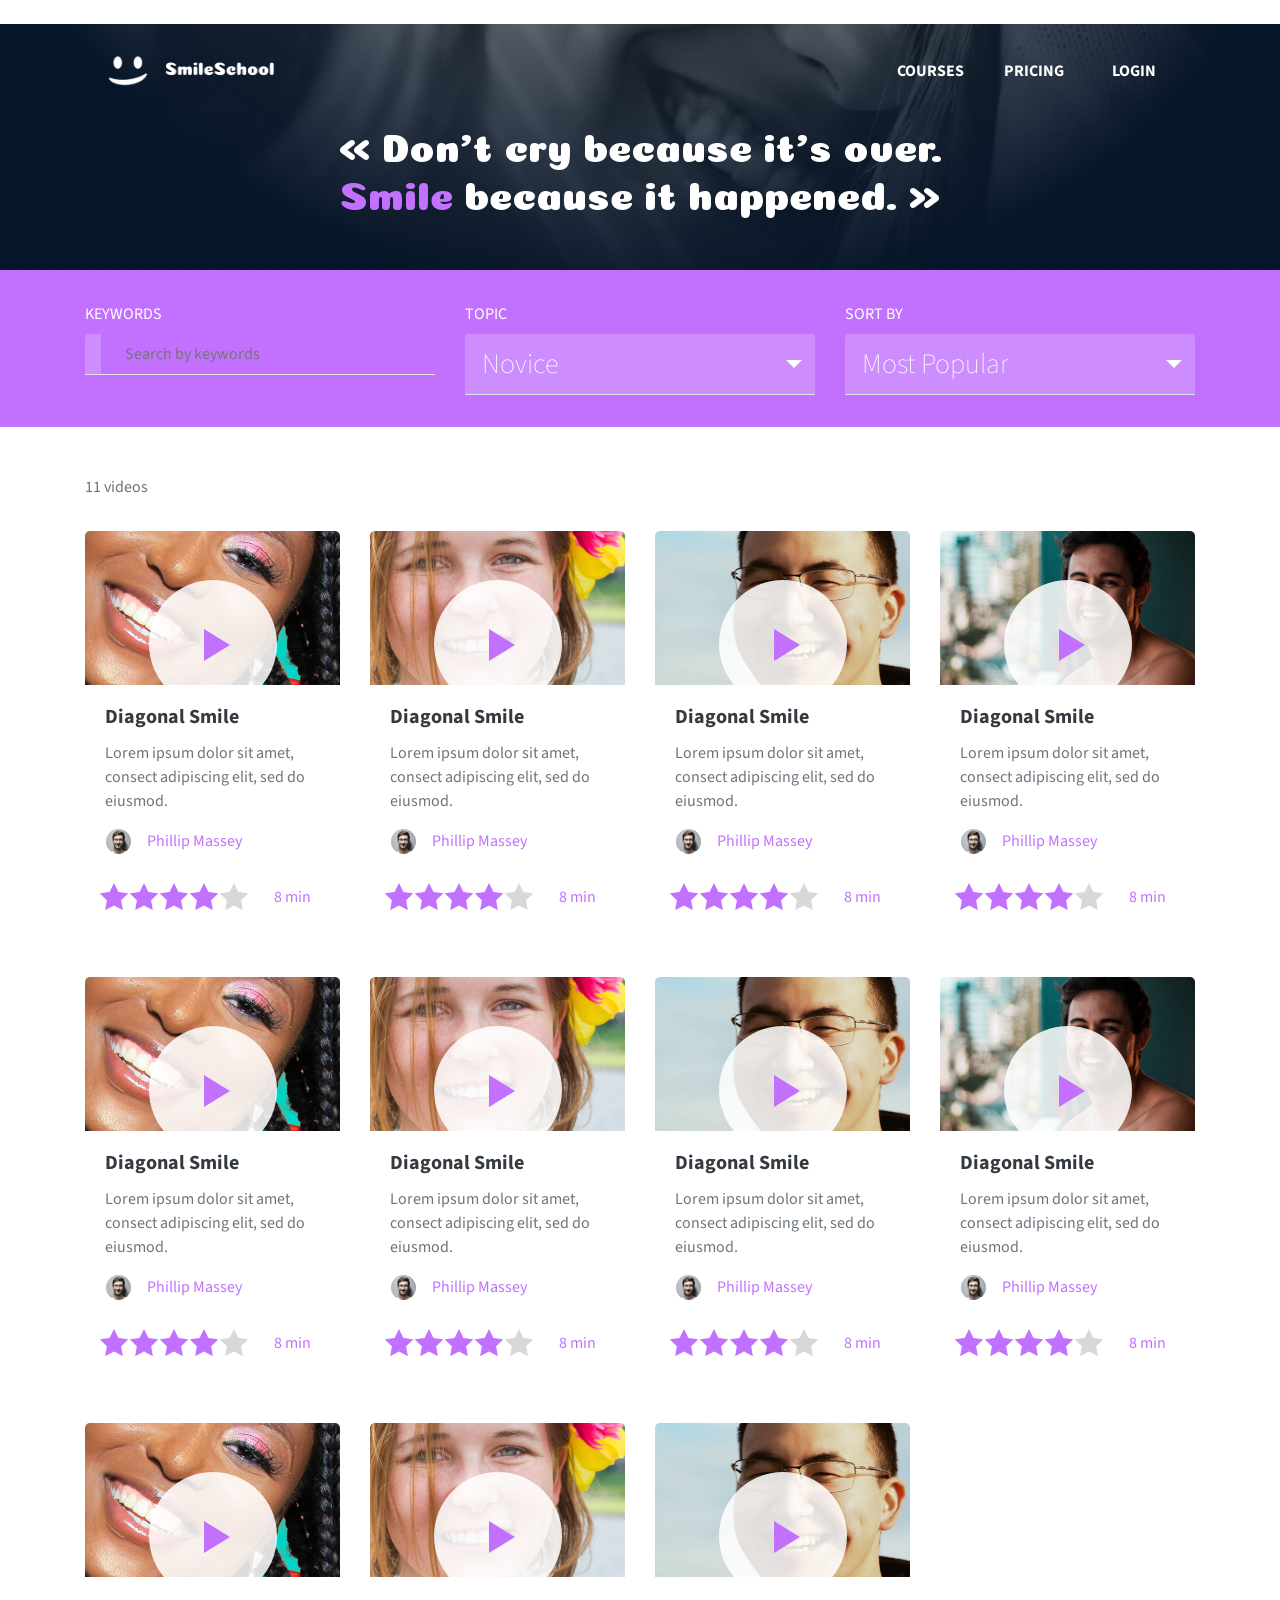
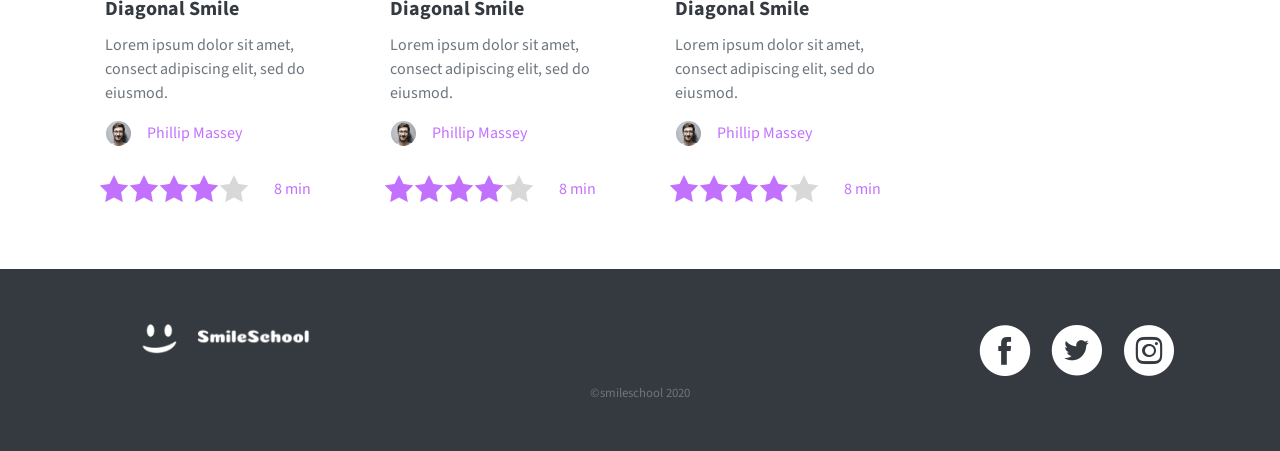
<file: 0-courses.html>
!DOCTYPE html>
<html lang="en" dir="ltr">

  <head>  
    <meta charset="UTF-8">
    <meta http-equiv="X-UA-Compatible" content="IE=edge">
    <meta name="viewport" content="width=device-width, initial-scale=1.0">
    <link rel="icon" type="image/favicon" href="images/favicon.ico">
    <title>Courses - Smiling School</title>

    <!-- Google Fonts -->
    <link rel="preconnect" href="https://fonts.googleapis.com">
    <link rel="preconnect" href="https://fonts.gstatic.com" crossorigin>
    <link href="https://fonts.googleapis.com/css2?family=Source+Sans+Pro:wght@200;300;400;600&display=swap" rel="stylesheet">
    <link rel="preconnect" href="https://fonts.googleapis.com">
    <link rel="preconnect" href="https://fonts.gstatic.com" crossorigin>
    <link href="https://fonts.googleapis.com/css2?family=Coiny&family=Source+Sans+Pro:wght@200;300;400;600&display=swap" rel="stylesheet">

    <!-- JQuery and Bootstrap -->
    <script src="https://code.jquery.com/jquery-3.4.1.min.js" integrity="sha256-CSXorXvZcTkaix6Yvo6HppcZGetbYMGWSFlBw8HfCJo=" crossorigin="anonymous"></script>
    <script src="https://stackpath.bootstrapcdn.com/bootstrap/4.4.1/js/bootstrap.min.js" integrity="sha384-wfSDF2E50Y2D1uUdj0O3uMBJnjuUD4Ih7YwaYd1iqfktj0Uod8GCExl3Og8ifwB6" crossorigin="anonymous"></script>
    <script src="https://cdnjs.cloudflare.com/ajax/libs/popper.js/1.12.9/umd/popper.min.js" integrity="sha384-ApNbgh9B+Y1QKtv3Rn7W3mgPxhU9K/ScQsAP7hUibX39j7fakFPskvXusvfa0b4Q" crossorigin="anonymous"></script>  

    <!-- Bootstrap styling -->
    <link rel="stylesheet" href="https://stackpath.bootstrapcdn.com/bootstrap/4.4.1/css/bootstrap.min.css" integrity="sha384-Vkoo8x4CGsO3+Hhxv8T/Q5PaXtkKtu6ug5TOeNV6gBiFeWPGFN9MuhOf23Q9Ifjh" crossorigin="anonymous">
    <link rel="stylesheet" href="styles.css">

  </head>

  <body class="text-white">
    <!-- Header -->
    <header class="courses container-fluid">
      <div class="container-lg">

        <!-- Nav Bar -->
        <nav class="d-flex flex-column flex-sm-row pt-4">
          <!-- Logo -->
          <div class="d-flex flex-column flex-sm-row col-sm-6 align-items-center">
            <img class="m-2" src="images/smile_off.png" height="30px" width="40px">
            <img class="m-2" src="images/logo.png" height="30px" width="111px">
          </div>
        
          <!-- Burger Time -->
          <button class="navbar-toggler float-left position-absolute d-sm-none" type="button" data-toggle="collapse" data-target="#navbarLinks">
            <span class="holberton_school-icon-menu text-white"></span>
          </button>
          
          <!-- Nav links -->
          <div class="collapse navbar-collapse d-sm-flex col-sm-6" id="navbarLinks">
            <ul class="navbar-nav text-uppercase ml-auto flex-sm-row align-items-center font-weight-bold">
              <li class="navbar-item">
                <a class="nav-link text-white mx-5 mx-lg-3 mx-sm-0 pr-sm-3 pr-md-0" href="courses.html">COURSES</a>
              </li>
              <li class="navbar-item">
                <a class="nav-link text-white mx-5 mx-lg-4 mx-sm-4" href="pricing.html">PRICING</a>
              </li>
              <li class="navbar-item">
                <a class="nav-link text-white mx-5 mx-lg-4 mx-sm-4" href="#">LOGIN</a>
              </li>
            </ul>
          </div>
        </nav>
        <!-- Hero Section -->
        <div class="position-relative pt-4 pb-5">
          <h1 class="text-center d-none d-sm-block coiny">&#171; Don't cry because it's over.<br>
          <span class="purple">Smile</span> because it happened. &#187;</h1>
        </div>
      </div>
    </header>
    
    <!-- Forms Section -->
    <section class="container-fluid purple-bg">
      <div class="container-lg">
        <div class="row py-3 text-white">
          <div class="col-sm-12 col-lg my-3 rounded-top">
            <p class="mb-2">KEYWORDS</p>
            <div class="bg-white d-flex flex-row border-bottom border-top-0 border-left-0 border-right-0 rounded-top">
              <i style="font-size: 1.75rem; opacity: .8;" class="fas fa-search purple-bg py-2 pt-3 pl-3"></i>
              <input style="outline: none;" class="search border-0 purple-bg py-2 pl-4 w-100" placeholder="Search by keywords" type="text">
            </div>
          </div>
          <div class="col-12 col-sm-6 col-lg my-3 rounded-top">
            <p class="mb-2">TOPIC</p>
            <div class="dropdown bg-white border-bottom border-top-0 border-left-0 rounded-top">
              <button style="opacity: .8; color: white; font-size: 1.75rem; font-weight: lighter; box-shadow: 0 0 0 0;" class="btn btn-secondary rounded-0 dropdown-toggle pl-3 d-flex align-items-center justify-content-between w-100 py-2" type="button" id="topic" data-toggle="dropdown"
              aria-expanded="false">Novice<span class="caret"></span>
              </button>             
              <ul class="dropdown-menu w-100" role="menu" aria-labelledby="topic">
                <li role="topic" class="pl-4"><a role="menuitem" href="#">Novice</a></li>
                <li role="topic" class="p-3 pl-4"><a role="menuitem" href="#">Intermediate</a></li>
                <li role="topic" class="pl-4"><a role="menuitem" href="#">Expert</a></li>
              </ul>
            </div>
          </div>
          <div class="col-12 col-sm-6 col-lg my-3 rounded-top">
            <p class="mb-2">SORT BY</p>
            <div class="dropdown bg-white border-bottom border-top-0 border-left-0 rounded-top">
              <button style="opacity: .8; color: white; font-size: 1.75rem; font-weight: lighter; box-shadow: 0 0 0 0;" class="btn btn-secondary rounded-0 dropdown-toggle pl-3 d-flex align-items-center justify-content-between w-100 py-2" type="button" id="sort-by" data-toggle="dropdown"
              aria-expanded="false">Most Popular<span class="caret"></span>
              </button>             
              <ul class="dropdown-menu w-100" role="menu" aria-labelledby="sort-by">
                <li role="sort-by" class="pl-4"><a role="menuitem" href="#">Most Popular</a></li>
                <li role="sort-by" class="p-3 pl-4"><a role="menuitem" href="#">Most Recent</a></li>
                <li role="sort-by" class="pl-4"><a role="menuitem" href="#">Most Viewed</a></li>
              </ul>
            </div>
          </div>
        </div>
      </div>
    </section>

    <section class="container-fluid">
      <div class="container-lg">
          <p class="text-muted pt-5">11 videos</p>
          <div class="row row-cols-1 row-cols-sm-3 row-cols-md- row-cols-lg-4">
              <div class="col my-3">
                  <div>
                      <img class="card-img-top" src="images/thumbnail_4.jpg" alt="">
                      <img class="card-img-overlay play mx-auto mt-5 p-0" src="images/play.png">
                  </div>
                  <div class="card-body">
                      <h1 class="card-title lead font-weight-bold text-dark">Diagonal Smile</h1>
                      <p class="card-text text-secondary">Lorem ipsum dolor sit amet, consect adipiscing elit, sed do eiusmod.</p>
                      <div class="row">
                          <img class="rounded-circle ml-3" src="images/profile_1.jpg" height="25px" width="25px" alt="">
                          <p class="ml-3 purple">Phillip Massey</p>   
                      </div>
                      <div class="row align-items-center justify-content-between px-4">
                          <div class="row">
                              <img src="images/star_on.png" class="" alt="">
                              <img src="images/star_on.png" class="" alt="">
                              <img src="images/star_on.png" class="" alt="">
                              <img src="images/star_on.png" class="" alt="">
                              <img src="images/star_off.png" class="" alt="">
                          </div>
                          <p class="purple ml-3 pt-3">8 min</p>
                      </div>         
                  </div>
              </div>
              <div class="col my-3">
                  <div>
                      <img class="card-img-top" src="images/thumbnail_3.jpg" alt="">
                      <img class="card-img-overlay play mx-auto mt-5 p-0" src="images/play.png">
                  </div>
                  <div class="card-body">
                      <h1 class="card-title lead font-weight-bold text-dark">Diagonal Smile</h1>
                      <p class="card-text text-secondary">Lorem ipsum dolor sit amet, consect adipiscing elit, sed do eiusmod.</p>
                      <div class="row">
                          <img class="rounded-circle ml-3" src="images/profile_1.jpg" height="25px" width="25px" alt="">
                          <p class="ml-3 purple">Phillip Massey</p>   
                      </div>
                      <div class="row align-items-center justify-content-between px-4">
                          <div class="row">
                              <img src="images/star_on.png" class="" alt="">
                              <img src="images/star_on.png" class="" alt="">
                              <img src="images/star_on.png" class="" alt="">
                              <img src="images/star_on.png" class="" alt="">
                              <img src="images/star_off.png" class="" alt="">
                          </div>
                          <p class="purple ml-3 pt-3">8 min</p>
                      </div>         
                  </div>
              </div>
              <div class="col my-3">
                  <div>
                      <img class="card-img-top" src="images/thumbnail_2.jpg" alt="">
                      <img class="card-img-overlay play mx-auto mt-5 p-0" src="images/play.png">
                  </div>
                  <div class="card-body">
                      <h1 class="card-title lead font-weight-bold text-dark">Diagonal Smile</h1>
                      <p class="card-text text-secondary">Lorem ipsum dolor sit amet, consect adipiscing elit, sed do eiusmod.</p>
                      <div class="row">
                          <img class="rounded-circle ml-3" src="images/profile_1.jpg" height="25px" width="25px" alt="">
                          <p class="ml-3 purple">Phillip Massey</p>   
                      </div>
                      <div class="row align-items-center justify-content-between px-4">
                          <div class="row">
                              <img src="images/star_on.png" class="" alt="">
                              <img src="images/star_on.png" class="" alt="">
                              <img src="images/star_on.png" class="" alt="">
                              <img src="images/star_on.png" class="" alt="">
                              <img src="images/star_off.png" class="" alt="">
                          </div>
                          <p class="purple ml-3 pt-3">8 min</p>
                      </div>         
                  </div>
              </div>
              <div class="col my-3">
                  <div>
                      <img class="card-img-top" src="images/thumbnail_1.jpg" alt="">
                      <img class="card-img-overlay play mx-auto mt-5 p-0" src="images/play.png">
                  </div>
                  <div class="card-body">
                      <h1 class="card-title lead font-weight-bold text-dark">Diagonal Smile</h1>
                      <p class="card-text text-secondary">Lorem ipsum dolor sit amet, consect adipiscing elit, sed do eiusmod.</p>
                      <div class="row">
                          <img class="rounded-circle ml-3" src="images/profile_1.jpg" height="25px" width="25px" alt="">
                          <p class="ml-3 purple">Phillip Massey</p>   
                      </div>
                      <div class="row align-items-center justify-content-between px-4">
                          <div class="row">
                              <img src="images/star_on.png" class="" alt="">
                              <img src="images/star_on.png" class="" alt="">
                              <img src="images/star_on.png" class="" alt="">
                              <img src="images/star_on.png" class="" alt="">
                              <img src="images/star_off.png" class="" alt="">
                          </div>
                          <p class="purple ml-3 pt-3">8 min</p>
                      </div>         
                  </div>
              </div>
              <div class="col my-3">
                  <div>
                      <img class="card-img-top" src="images/thumbnail_4.jpg" alt="">
                      <img class="card-img-overlay play mx-auto mt-5 p-0" src="images/play.png">
                  </div>
                  <div class="card-body">
                      <h1 class="card-title lead font-weight-bold text-dark">Diagonal Smile</h1>
                      <p class="card-text text-secondary">Lorem ipsum dolor sit amet, consect adipiscing elit, sed do eiusmod.</p>
                      <div class="row">
                          <img class="rounded-circle ml-3" src="images/profile_1.jpg" height="25px" width="25px" alt="">
                          <p class="ml-3 purple">Phillip Massey</p>   
                      </div>
                      <div class="row align-items-center justify-content-between px-4">
                          <div class="row">
                              <img src="images/star_on.png" class="" alt="">
                              <img src="images/star_on.png" class="" alt="">
                              <img src="images/star_on.png" class="" alt="">
                              <img src="images/star_on.png" class="" alt="">
                              <img src="images/star_off.png" class="" alt="">
                          </div>
                          <p class="purple ml-3 pt-3">8 min</p>
                      </div>         
                  </div>
              </div>
              <div class="col my-3">
                  <div>
                      <img class="card-img-top" src="images/thumbnail_3.jpg" alt="">
                      <img class="card-img-overlay play mx-auto mt-5 p-0" src="images/play.png">
                  </div>
                  <div class="card-body">
                      <h1 class="card-title lead font-weight-bold text-dark">Diagonal Smile</h1>
                      <p class="card-text text-secondary">Lorem ipsum dolor sit amet, consect adipiscing elit, sed do eiusmod.</p>
                      <div class="row">
                          <img class="rounded-circle ml-3" src="images/profile_1.jpg" height="25px" width="25px" alt="">
                          <p class="ml-3 purple">Phillip Massey</p>   
                      </div>
                      <div class="row align-items-center justify-content-between px-4">
                          <div class="row">
                              <img src="images/star_on.png" class="" alt="">
                              <img src="images/star_on.png" class="" alt="">
                              <img src="images/star_on.png" class="" alt="">
                              <img src="images/star_on.png" class="" alt="">
                              <img src="images/star_off.png" class="" alt="">
                          </div>
                          <p class="purple ml-3 pt-3">8 min</p>
                      </div>         
                  </div>
              </div>
              <div class="col my-3">
                  <div>
                      <img class="card-img-top" src="images/thumbnail_2.jpg" alt="">
                      <img class="card-img-overlay play mx-auto mt-5 p-0" src="images/play.png">
                  </div>
                  <div class="card-body">
                      <h1 class="card-title lead font-weight-bold text-dark">Diagonal Smile</h1>
                      <p class="card-text text-secondary">Lorem ipsum dolor sit amet, consect adipiscing elit, sed do eiusmod.</p>
                      <div class="row">
                          <img class="rounded-circle ml-3" src="images/profile_1.jpg" height="25px" width="25px" alt="">
                          <p class="ml-3 purple">Phillip Massey</p>   
                      </div>
                      <div class="row align-items-center justify-content-between px-4">
                          <div class="row">
                              <img src="images/star_on.png" class="" alt="">
                              <img src="images/star_on.png" class="" alt="">
                              <img src="images/star_on.png" class="" alt="">
                              <img src="images/star_on.png" class="" alt="">
                              <img src="images/star_off.png" class="" alt="">
                          </div>
                          <p class="purple ml-3 pt-3">8 min</p>
                      </div>         
                  </div>
              </div>
              <div class="col my-3">
                  <div>
                      <img class="card-img-top" src="images/thumbnail_1.jpg" alt="">
                      <img class="card-img-overlay play mx-auto mt-5 p-0" src="images/play.png">
                  </div>
                  <div class="card-body">
                      <h1 class="card-title lead font-weight-bold text-dark">Diagonal Smile</h1>
                      <p class="card-text text-secondary">Lorem ipsum dolor sit amet, consect adipiscing elit, sed do eiusmod.</p>
                      <div class="row">
                          <img class="rounded-circle ml-3" src="images/profile_1.jpg" height="25px" width="25px" alt="">
                          <p class="ml-3 purple">Phillip Massey</p>   
                      </div>
                      <div class="row align-items-center justify-content-between px-4">
                          <div class="row">
                              <img src="images/star_on.png" class="" alt="">
                              <img src="images/star_on.png" class="" alt="">
                              <img src="images/star_on.png" class="" alt="">
                              <img src="images/star_on.png" class="" alt="">
                              <img src="images/star_off.png" class="" alt="">
                          </div>
                          <p class="purple ml-3 pt-3">8 min</p>
                      </div>         
                  </div>
              </div>
              <div class="col my-3">
                  <div>
                      <img class="card-img-top" src="images/thumbnail_4.jpg" alt="">
                      <img class="card-img-overlay play mx-auto mt-5 p-0" src="images/play.png">
                  </div>
                  <div class="card-body">
                      <h1 class="card-title lead font-weight-bold text-dark">Diagonal Smile</h1>
                      <p class="card-text text-secondary">Lorem ipsum dolor sit amet, consect adipiscing elit, sed do eiusmod.</p>
                      <div class="row">
                          <img class="rounded-circle ml-3" src="images/profile_1.jpg" height="25px" width="25px" alt="">
                          <p class="ml-3 purple">Phillip Massey</p>   
                      </div>
                      <div class="row align-items-center justify-content-between px-4">
                          <div class="row">
                              <img src="images/star_on.png" class="" alt="">
                              <img src="images/star_on.png" class="" alt="">
                              <img src="images/star_on.png" class="" alt="">
                              <img src="images/star_on.png" class="" alt="">
                              <img src="images/star_off.png" class="" alt="">
                          </div>
                          <p class="purple ml-3 pt-3">8 min</p>
                      </div>         
                  </div>
              </div>
              <div class="col my-3">
                  <div>
                      <img class="card-img-top" src="images/thumbnail_3.jpg" alt="">
                      <img class="card-img-overlay play mx-auto mt-5 p-0" src="images/play.png">
                  </div>
                  <div class="card-body">
                      <h1 class="card-title lead font-weight-bold text-dark">Diagonal Smile</h1>
                      <p class="card-text text-secondary">Lorem ipsum dolor sit amet, consect adipiscing elit, sed do eiusmod.</p>
                      <div class="row">
                          <img class="rounded-circle ml-3" src="images/profile_1.jpg" height="25px" width="25px" alt="">
                          <p class="ml-3 purple">Phillip Massey</p>   
                      </div>
                      <div class="row align-items-center justify-content-between px-4">
                          <div class="row">
                              <img src="images/star_on.png" class="" alt="">
                              <img src="images/star_on.png" class="" alt="">
                              <img src="images/star_on.png" class="" alt="">
                              <img src="images/star_on.png" class="" alt="">
                              <img src="images/star_off.png" class="" alt="">
                          </div>
                          <p class="purple ml-3 pt-3">8 min</p>
                      </div>         
                  </div>
              </div>
              <div class="col my-3">
                  <div>
                      <img class="card-img-top" src="images/thumbnail_2.jpg" alt="">
                      <img class="card-img-overlay play mx-auto mt-5 p-0" src="images/play.png">
                  </div>
                  <div class="card-body">
                      <h1 class="card-title lead font-weight-bold text-dark">Diagonal Smile</h1>
                      <p class="card-text text-secondary">Lorem ipsum dolor sit amet, consect adipiscing elit, sed do eiusmod.</p>
                      <div class="row">
                          <img class="rounded-circle ml-3" src="images/profile_1.jpg" height="25px" width="25px" alt="">
                          <p class="ml-3 purple">Phillip Massey</p>   
                      </div>
                      <div class="row align-items-center justify-content-between px-4">
                          <div class="row">
                              <img src="images/star_on.png" class="" alt="">
                              <img src="images/star_on.png" class="" alt="">
                              <img src="images/star_on.png" class="" alt="">
                              <img src="images/star_on.png" class="" alt="">
                              <img src="images/star_off.png" class="" alt="">
                          </div>
                          <p class="purple ml-3 pt-3">8 min</p>
                      </div>         
                  </div>
              </div>
          </div> 
      </div>
  </section>

      <!-- Footer -->
      <footer class="container-fluid bg-dark text-center">
        <div class="container px-5 px-sm-0 px-md-5 pt-4 mt-3 mw-sm-90 mx-sm-4 mx-md-auto">
          <div class="d-sm-flex justify-content-between align-items-center">
            <div class="d-flex justify-content-between mx-auto mx-sm-0 pl-sm-4 pl-sm-0">
              <div class="mx-auto">
                <img src="images/smile_off.png" width="35px" height="30px">
                <img class="mx-3" src="images/logo.png" width="114px">
              </div>
            </div>
            <div class="d-flex mt-4">
              <div class="row">
                <ul class="list-group list-group-horizontal list-unstyled">
                  <li class="ml-3">
                    <a class="text-decoration-none" href="https://www.facebook.com/HolbertonSchool/">
                      <span class="fb-icon display-4"></span>
                    </a>
                  </li>
                  <li class="ml-3">
                    <a class="text-decoration-none" href="https://www.twitter.com/HolbertonSchool/">
                      <span class="twitter-icon display-4"></span>
                    </a>
                  </li>
                  <li class="ml-3">
                    <a class="text-decoration-none" href="https://www.instagram.com/HolbertonSchool/">
                      <span class="insta-icon display-4"></span>
                    </a>
                  </li>
                </ul>
              </div>
            </div>
          </div>
          <p class="text-center text-muted small pb-5 mb-0">©smileschool 2020</p>
        </div>
      </footer>      

  </body>
</html>
</file>
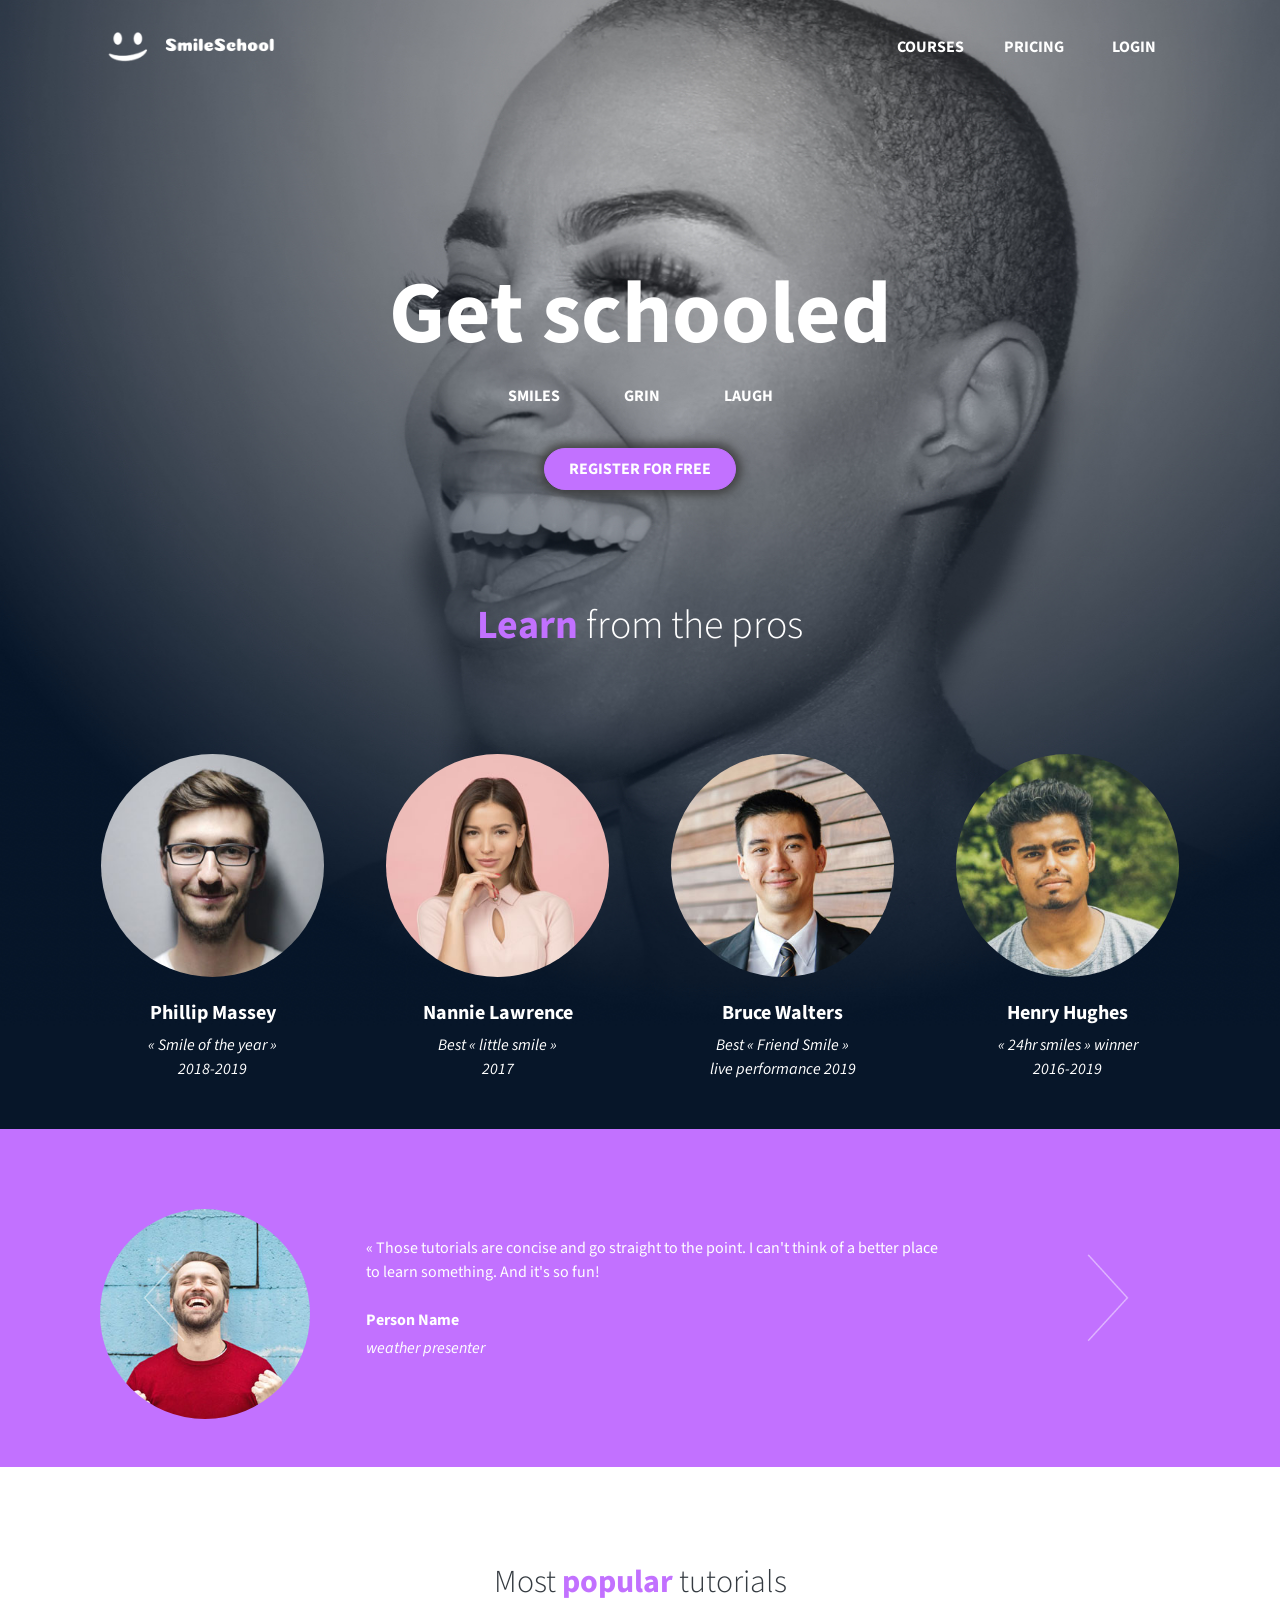
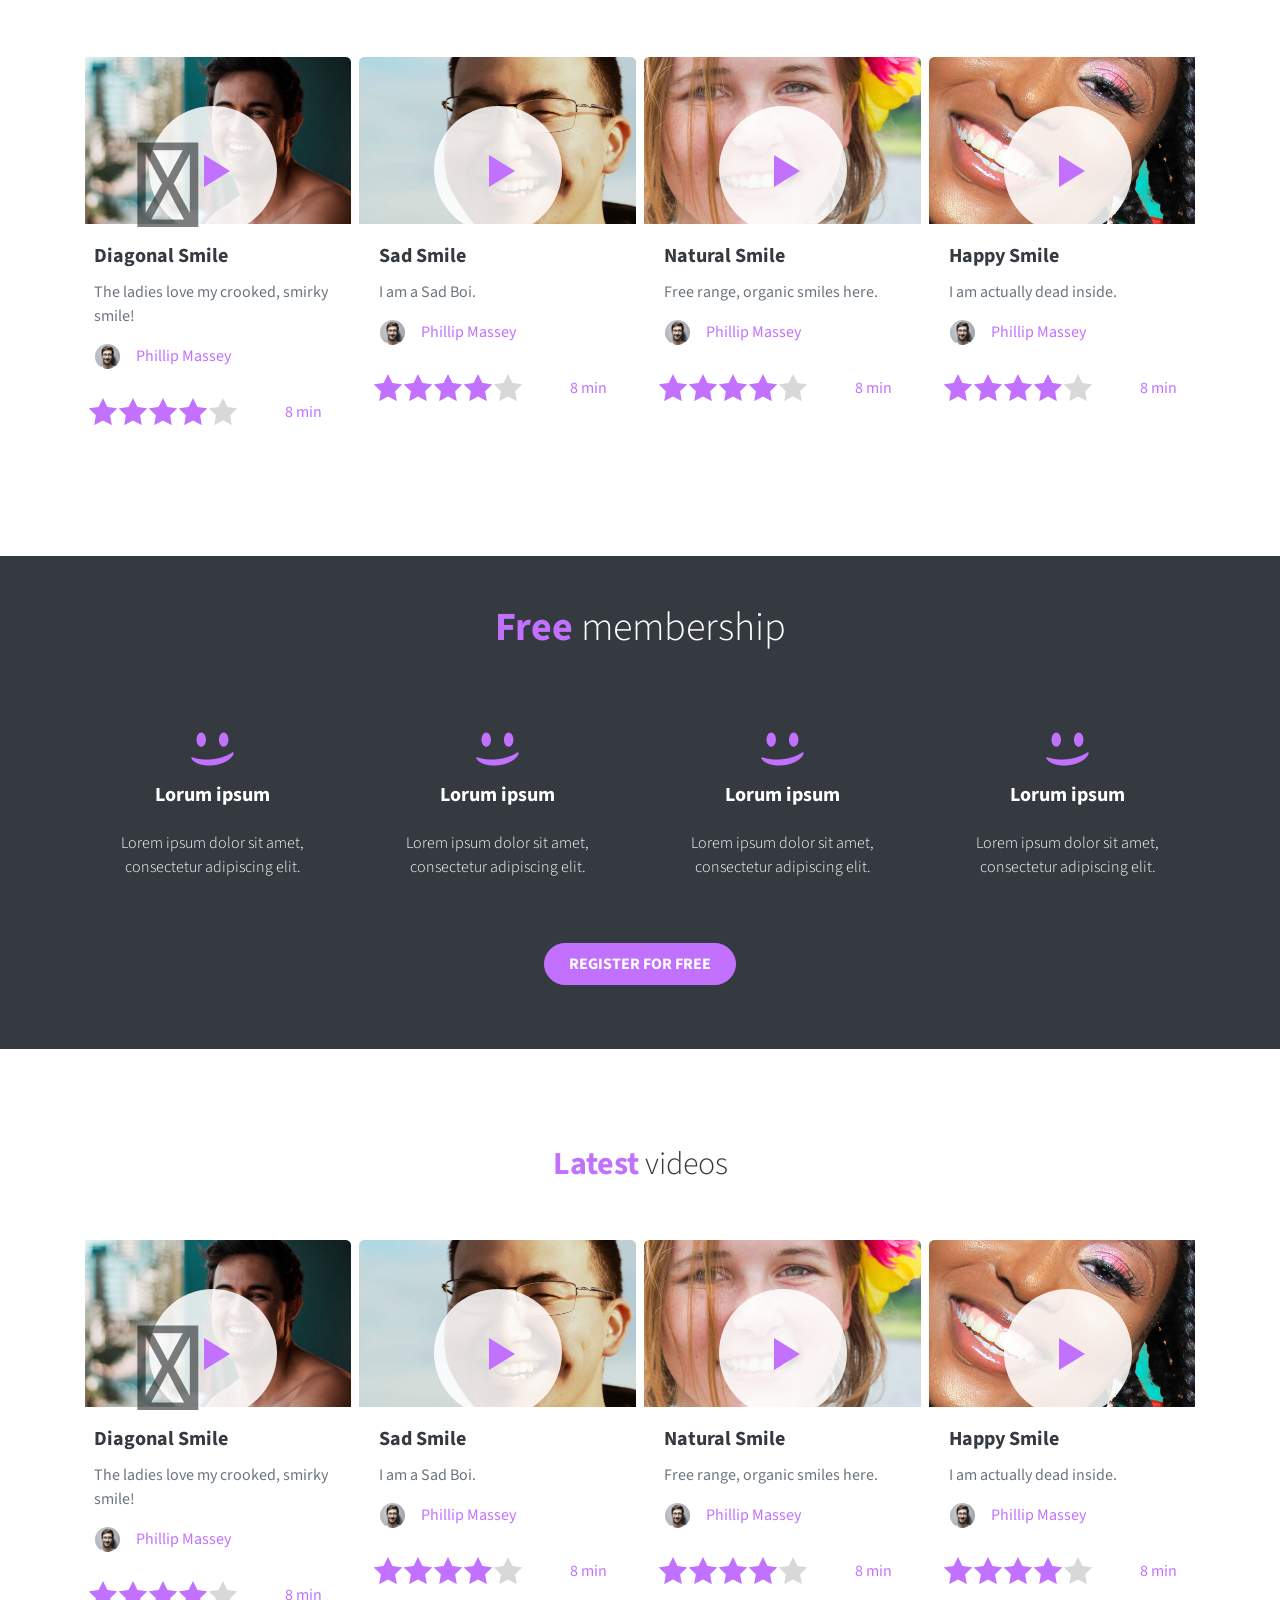
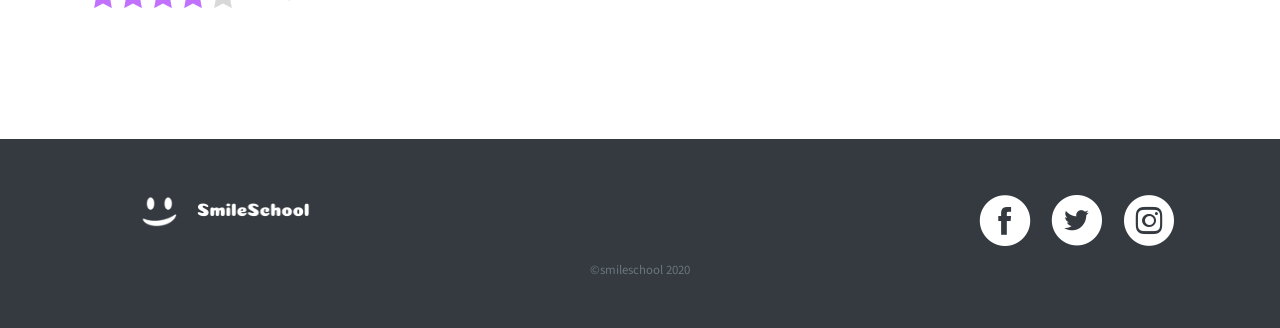
<file: 0-homepage.html>
<!DOCTYPE html>
<html lang="en" dir="ltr">

  <head>  
    <meta charset="UTF-8">
    <meta http-equiv="X-UA-Compatible" content="IE=edge">
    <meta name="viewport" content="width=device-width, initial-scale=1.0">
    <link rel="icon" type="image/favicon" href="images/favicon.ico">
    <title>Holberton - Smiling School</title>

    <!-- Google Fonts -->
    <link href="https://fonts.googleapis.com/css?family=Source+Sans+Pro&display=swap" rel="stylesheet">
    <link href="https://fonts.googleapis.com/css?family=Coiny&display=swap" rel="stylesheet">

    <!-- JQuery and Bootstrap -->
    <script src="https://code.jquery.com/jquery-3.4.1.min.js" integrity="sha256-CSXorXvZcTkaix6Yvo6HppcZGetbYMGWSFlBw8HfCJo=" crossorigin="anonymous"></script>
    <script src="https://stackpath.bootstrapcdn.com/bootstrap/4.4.1/js/bootstrap.min.js" integrity="sha384-wfSDF2E50Y2D1uUdj0O3uMBJnjuUD4Ih7YwaYd1iqfktj0Uod8GCExl3Og8ifwB6" crossorigin="anonymous"></script>
    <script src="https://cdnjs.cloudflare.com/ajax/libs/popper.js/1.12.9/umd/popper.min.js" integrity="sha384-ApNbgh9B+Y1QKtv3Rn7W3mgPxhU9K/ScQsAP7hUibX39j7fakFPskvXusvfa0b4Q" crossorigin="anonymous"></script>  

    <!-- Bootstrap styling -->
    <link rel="stylesheet" href="https://stackpath.bootstrapcdn.com/bootstrap/4.4.1/css/bootstrap.min.css" integrity="sha384-Vkoo8x4CGsO3+Hhxv8T/Q5PaXtkKtu6ug5TOeNV6gBiFeWPGFN9MuhOf23Q9Ifjh" crossorigin="anonymous">
    <link rel="stylesheet" href="styles.css">

    <script src="scripts.js"></script>
    
  </head>

  <body class="text-white">
    <!-- Header -->
    <header class="homepage container-fluid">
      <div class="container-lg">

        <!-- Nav Bar -->
        <nav class="d-flex flex-column flex-sm-row pt-4">
          <!-- Logo -->
          <div class="d-flex flex-column flex-sm-row col-sm-6 align-items-center">
            <img class="m-2" src="images/smile_off.png" height="30px" width="40px">
            <img class="m-2" src="images/logo.png" height="30px" width="111px">
          </div>
        
          <!-- Burger Time -->
          <button class="navbar-toggler float-left position-absolute d-sm-none" type="button" data-toggle="collapse" data-target="#navbarLinks">
            <span class="holberton_school-icon-menu text-white"></span>
          </button>
          <!-- Nav links -->
          <div class="collapse navbar-collapse d-sm-flex col-sm-6" id="navbarLinks">
            <ul class="navbar-nav text-uppercase ml-auto flex-sm-row align-items-center font-weight-bold">
              <li class="navbar-item">
                <a class="nav-link text-white mx-5 mx-lg-3 mx-sm-0" href="courses.html">COURSES</a>
              </li>
              <li class="navbar-item">
                <a class="nav-link text-white mx-5 mx-lg-4 mx-sm-4" href="pricing.html">PRICING</a>
              </li>
              <li class="navbar-item">
                <a class="nav-link text-white mx-5 mx-lg-4 mx-sm-4" href="#">LOGIN</a>
              </li>
            </ul>
          </div>
        </nav>
        <!-- Hero Section -->
        <div class="position-relative pt-5 mt-5">
          <div class="row">
            <div class="col text-center pt-5 mt-5">
              <h1 class="font-weight-bold display-2">Get schooled</h1>
              <div class="row justify-content-center mt-3">
                <p class="text-uppercase font-weight-bold mr-5 ml-5 mr-lg-3 ml-lg-3">Smiles</p>
                <p class="text-uppercase font-weight-bold mr-5 ml-5 mr-lg-3 ml-lg">Grin</p>
                <p class="text-uppercase font-weight-bold mr-5 ml-5 mr-lg-3 ml-lg-">Laugh</p>
              </div>
              <button class="btn btn-secondary rounded-pill text-uppercase font-weight-bold btn-shadow px-4 py-2 m-3 mt-4" href="#">Register for free</button>
              <h1 class="font-weight-light mt-5 pt-5"><span class="font-weight-bold purple">Learn</span> from the pros</h1>
            </div>
          </div>
        </div>
        <!-- Awards Section-->
        <div class="row mt-5 py-5">
          <div class="col-xl-3 col-6 col-sm-3">
            <img class="card-img-top img-fluid rounded-circle px-3" src="images/profile_1.jpg">
              <div class="text-center">
                <h1 class="font-weight-bold pt-4 lead">Phillip Massey</h1>
                <p class="card-text font-italic">&#171; Smile of the year &#187;<br>2018-2019</p>
              </div>
          </div>
          <div class="col-xl-3 col-6 col-sm-3">
            <img class="card-img-top img-fluid rounded-circle px-3" src="images/profile_2.jpg">
              <div class="text-center">
                <h1 class="font-weight-bold pt-4 lead">Nannie Lawrence</h1>
                <p class="card-text font-italic">Best &#171; little smile &#187;<br>2017</p>
              </div>
          </div>
          <div class="col-xl-3 col-6 col-sm-3">
            <img class="card-img-top img-fluid rounded-circle px-3" src="images/profile_3.jpg">
              <div class="text-center">
                <h1 class="font-weight-bold pt-4 lead">Bruce Walters</h1>
                <p class="card-text font-italic"> Best &#171; Friend Smile &#187;<br> live performance 2019</p>
              </div>
          </div>
          <div class="col-xl-3 col-6 col-sm-3">
            <img class="card-img-top img-fluid rounded-circle px-3" src="images/profile_4.jpg">
              <div class="text-center">
                <h1 class="font-weight-bold pt-4 lead">Henry Hughes</h1>
                <p class="card-text font-italic">&#171; 24hr smiles &#187; winner<br>2016-2019</p>
              </div>
          </div>
        </div>
      </div>
    </header>
      <!-- Carousel of Testimonials-->
      <section class="container-fluid purple-bg py-5">
        <div class="container-lg quotes">
          <div id="carouselExampleIndicators" class="carousel slide" data-ride="carousel">
            <div class="carousel-inner">
              <div class="carousel-item active">
                <div class="d-flex flex-column align-items-center flex-sm-row col-sm-10 carousel-helper">
                  <img class="rounded-circle carousel-avatar" src="images/profile_5.jpg" width="210px" />
                  <div class="px-sm-5">
                    <p class="px-2 mt-4 mt-md-0">&#171; Those tutorials are concise and go straight to the point. I can't think of a better place to learn something. And it's so fun!</p>
                    <p class="font-weight-bold pl-2 pt-2 mb-1 align-self-start">Person Name</p>
                    <cite class="pl-2 align-self-start">weather presenter</cite>
                  </div>
                </div>
              </div>

              <div class="carousel-item">
                <div class="d-flex flex-column align-items-center flex-sm-row col-sm-10 carousel-helper">
                  <img class="rounded-circle carousel-avatar" src="images/profile_5.jpg" width="210px" />
                  <div class="px-sm-5">
                    <p class="px-2 mt-4 mt-md-0">&#171; Those tutorials are concise and go straight to the point. I can't think of a better place to learn something. And it's so fun!</p>
                    <p class="font-weight-bold pl-2 pt-2 mb-1 align-self-start">Person Name</p>
                    <cite class="pl-2 align-self-start">weather presenter</cite>
                  </div>
                </div>
              </div>             
            
              <div class="carousel-item">
                <div class="d-flex flex-column align-items-center flex-sm-row col-sm-10 carousel-helper">
                  <img class="rounded-circle carousel-avatar" src="images/profile_5.jpg" width="210px" />
                  <div class="px-sm-5">
                    <p class="px-2 mt-4 mt-md-0">&#171; Those tutorials are concise and go straight to the point. I can't think of a better place to learn something. And it's so fun!</p>
                    <p class="font-weight-bold pl-2 pt-2 mb-1 align-self-start">Person Name</p>
                    <cite class="pl-2 align-self-start">weather presenter</cite>
                  </div>
                </div>
              </div>
            </div>
            
            <a class="carousel-control-prev mb-5 mb-sm-0" href="#carouselExampleIndicators" role="button" data-slide="prev">
              <span class="icon leftArrow mb-5 mb-sm-0 aria-hidden="true"></span>
              <span class="sr-only">Previous</span>
            </a>
            <a class="carousel-control-next mb-5 mb-sm-0" href="#carouselExampleIndicators" role="button" data-slide="next">
              <span class="icon rightArrow mb-5 mb-sm-0" aria-hidden="true"></span>
              <span class="sr-only">Next</span>
            </a>
          </div>    
        </div>
      </section>

      <!-- Popular tutorials section -->
      <section class="container-fluid text-dark white-bg py-5 mb-5 d-none d-sm-block">
        <div class="container-lg quotes">
            <div id="videoCarousel" class="carousel slide" data-ride="carousel">
                <div class="carousel-inner">
                    <h2 class="font-weight-light px-1 text-center pt-5 pb-5">Most <span class="font-weight-bold purple">popular </span> tutorials
                    </h2>
                    <div class="carousel-item active">
                        <div class="row">
                            <div class="col px-1">
                              <div>
                                <img class="card-img-top" src="images/thumbnail_1.jpg" alt="">
                                <img class="card-img-overlay play mx-auto mt-5 p-0" src="images/play.png">
                              </div>
                              <div class="card-body">
                                <h1 class="card-title lead font-weight-bold text-dark">Diagonal Smile</h1>
                                <p class="card-text text-secondary">The ladies love my crooked, smirky smile!</p>
                                <div class="row">
                                  <img class="rounded-circle ml-3" src="images/profile_1.jpg" height="25px" width="25px" alt="">
                                  <p class="ml-3 purple">Phillip Massey</p>
                                </div>
                                <div class="row align-items-center justify-content-between px-4">
                                  <div class="row">
                                    <img src="images/star_on.png" class="" alt="">
                                    <img src="images/star_on.png" class="" alt="">
                                    <img src="images/star_on.png" class="" alt="">
                                    <img src="images/star_on.png" class="" alt="">
                                    <img src="images/star_off.png" class="" alt="">
                                  </div>
                                  <p class="purple ml-3 pt-3">8 min</p>
                                </div>
                              </div>
                            </div>
                            <div class="col px-1">
                              <div>
                                <img class="card-img-top" src="images/thumbnail_2.jpg" alt="">
                                <img class="card-img-overlay play mx-auto mt-5 p-0" src="images/play.png">
                              </div>
                              <div class="card-body">
                                <h1 class="card-title lead font-weight-bold text-dark">Sad Smile</h1>
                                <p class="card-text text-secondary">I am a Sad Boi.</p>
                                <div class="row">
                                  <img class="rounded-circle ml-3" src="images/profile_1.jpg" height="25px" width="25px" alt="">
                                  <p class="ml-3 purple">Phillip Massey</p>
                                </div>
                                <div class="row align-items-center justify-content-between px-4">
                                  <div class="row">
                                    <img src="images/star_on.png" class="" alt="">
                                    <img src="images/star_on.png" class="" alt="">
                                    <img src="images/star_on.png" class="" alt="">
                                    <img src="images/star_on.png" class="" alt="">
                                    <img src="images/star_off.png" class="" alt="">
                                  </div>
                                  <p class="purple ml-3 pt-3">8 min</p>
                                </div>
                              </div>
                            </div>
                            <div class="col px-1">
                              <div>
                                <img class="card-img-top" src="images/thumbnail_3.jpg" alt="">
                                <img class="card-img-overlay play mx-auto mt-5 p-0" src="images/play.png">
                              </div>
                              <div class="card-body">
                                <h1 class="card-title lead font-weight-bold text-dark">Natural Smile</h1>
                                <p class="card-text text-secondary">Free range, organic smiles here.</p>
                                <div class="row">
                                  <img class="rounded-circle ml-3" src="images/profile_1.jpg" height="25px" width="25px" alt="">
                                  <p class="ml-3 purple">Phillip Massey</p>
                                </div>
                                <div class="row align-items-center justify-content-between px-4">
                                  <div class="row">
                                    <img src="images/star_on.png" class="" alt="">
                                    <img src="images/star_on.png" class="" alt="">
                                    <img src="images/star_on.png" class="" alt="">
                                    <img src="images/star_on.png" class="" alt="">
                                    <img src="images/star_off.png" class="" alt="">
                                  </div>
                                  <p class="purple ml-3 pt-3">8 min</p>
                                </div>
                              </div>
                            </div>
                            <div class="col px-1">
                              <div>
                                <img class="card-img-top" src="images/thumbnail_4.jpg" alt="">
                                <img class="card-img-overlay play mx-auto mt-5 p-0" src="images/play.png">
                              </div>
                              <div class="card-body">
                                <h1 class="card-title lead font-weight-bold text-dark">Happy Smile</h1>
                                <p class="card-text text-secondary">I am actually dead inside.</p>
                                <div class="row">
                                  <img class="rounded-circle ml-3" src="images/profile_1.jpg" height="25px" width="25px" alt="">
                                  <p class="ml-3 purple">Phillip Massey</p>
                                </div>
                                <div class="row align-items-center justify-content-between px-4">
                                  <div class="row">
                                    <img src="images/star_on.png" class="" alt="">
                                    <img src="images/star_on.png" class="" alt="">
                                    <img src="images/star_on.png" class="" alt="">
                                    <img src="images/star_on.png" class="" alt="">
                                    <img src="images/star_off.png" class="" alt="">
                                  </div>
                                  <p class="purple ml-3 pt-3">8 min</p>
                                </div>
                              </div>
                            </div>
                    </div>
                </div>
                <a class="carousel-control-prev videoLeft " href="#videoCarousel " role="button " data-slide="prev ">
                    <span class="icon leftArrowVideo mb-5 mb-sm-0 " aria-hidden="true "></span>
                    <span class="sr-only ">Previous</span>
                </a>
                <a class="carousel-control-next videoRight " href="#videoCarousel " role="button " data-slide="next ">
                    <span class="icon rightArrowVideo mb-5 mb-sm-0 " aria-hidden="true "></span>
                    <span class="sr-only ">Next</span>
                </a>
            </div>
        </div>
      </section>
      <!-- Phone Carousel -->
      <section class="container-fluid text-dark white-bg py-5 mb-5 d-sm-none">
        <div class="container-lg quotes">
          <div id="videoCarousel2" class="carousel slide" data-ride="carousel">
              <div class="carousel-inner">
                    <h2 class="font-weight-light px-1 text-center pt-5 pb-5">Most <span class="font-weight-bold purple">popular</span> tutorials
                    </h2>
                    <div class="carousel-item active">
                        <div class="d-flex flex-column align-items-center flex-sm-row col-sm-10 carousel-helper">
                            <img src="images/thumbnail_1.jpg" width="255" height="154">
                            <h5 class="align-self-start font-weight-bolder pt-3 pl-6">Diagonal Smile</h5>
                            <p class="text-gray align-self-start pt-1 pl-6">The ladies love my crooked, smirky smile!</p>
                            <div class="align-self-start pt-1 pl-6">
                                <img class="rounded-circle float-left" src="images/profile_1.jpg" width="30" height="30">
                                <p class="purple float-right pl-3 mb-0 mt-1 ">Phillip Massey</p>
                            </div>
                            <div class="row mx-0">
                              <img src="images/star_on.png" height="15px" width="15px">
                              <img src="images/star_on.png" height="15px" width="15px">
                              <img src="images/star_on.png" height="15px" width="15px">
                              <img src="images/star_on.png" height="15px" width="15px">
                              <img src="images/star_off.png" height="15px" width="15px">
                              <h6 class="purple-text ml-auto">8min</h6>
                            </div>
                        </div>
                    </div>
                    <div class="carousel-item ">
                        <div class="d-flex flex-column align-items-center flex-sm-row col-sm-10 carousel-helper">
                            <img src="images/thumbnail_2.jpg" width="255" height="154">
                            <h5 class="align-self-start font-weight-bolder pt-3 pl-6">Sad Smile</h5>
                            <p class="text-gray align-self-start pt-1 pl-6">I am a Sad Boi.</p>
                            <div class="align-self-start pt-1 pl-6">
                                <img class="rounded-circle float-left" src="images/profile_1.jpg" width="30" height="30">
                                <p class="purple float-right pl-3 mb-0 mt-1 ">Phillip Massey</p>
                            </div>
                            <div class="row mx-0">
                              <img src="images/star_on.png" height="15px" width="15px">
                              <img src="images/star_on.png" height="15px" width="15px">
                              <img src="images/star_on.png" height="15px" width="15px">
                              <img src="images/star_on.png" height="15px" width="15px">
                              <img src="images/star_off.png" height="15px" width="15px">
                              <h6 class="purple-text ml-auto">8min</h6>
                            </div>
                        </div>
                    </div>
                    <div class="carousel-item ">
                        <div class="d-flex flex-column align-items-center flex-sm-row col-sm-10 carousel-helper">
                            <img src="images/thumbnail_3.jpg" width="255" height="154">
                            <h5 class="align-self-start font-weight-bolder pt-3 pl-6">Natural Smile</h5>
                            <p class="text-gray align-self-start pt-1 pl-6">Enjoying my free-range, organic smile!</p>
                            <div class="align-self-start pt-1 pl-6">
                                <img class="rounded-circle float-left" src="images/profile_1.jpg" width="30" height="30">
                                <p class="purple float-right pl-3 mb-0 mt-1 ">Phillip Massey</p>
                            </div>
                            <div class="row mx-0">
                              <img src="images/star_on.png" height="15px" width="15px">
                              <img src="images/star_on.png" height="15px" width="15px">
                              <img src="images/star_on.png" height="15px" width="15px">
                              <img src="images/star_on.png" height="15px" width="15px">
                              <img src="images/star_off.png" height="15px" width="15px">
                              <h6 class="purple-text ml-auto">8min</h6>
                            </div>
                        </div>
                    </div>
                    <div class="carousel-item ">
                        <div class="d-flex flex-column align-items-center flex-sm-row col-sm-10 carousel-helper">
                            <img src="images/thumbnail_4.jpg" width="255" height="154">
                            <h5 class="align-self-start font-weight-bolder pt-3 pl-6">Happy Smile</h5>
                            <p class="text-gray align-self-start pt-1 pl-6">I am dying inside, but you wouldn't know it!!!</p>
                            <div class="align-self-start pt-1 pl-6">
                                <img class="rounded-circle float-left" src="images/profile_1.jpg" width="30" height="30">
                                <p class="purple float-right pl-3 mb-0 mt-1 ">Phillip Massey</p>
                            </div>
                            <div class="row mx-0">
                              <img src="images/star_on.png" height="15px" width="15px">
                              <img src="images/star_on.png" height="15px" width="15px">
                              <img src="images/star_on.png" height="15px" width="15px">
                              <img src="images/star_on.png" height="15px" width="15px">
                              <img src="images/star_off.png" height="15px" width="15px">
                              <h6 class="purple-text ml-auto">8min</h6>
                            </div>
                        </div>
                    </div>
                    <a class="carousel-control-prev videoLeft" href="#videoCarousel2" role="button" data-slide="prev">
                        <span class="icon leftArrowVideo mb-5 mb-sm-0" aria-hidden="true"></span>
                        <span class="sr-only">Previous</span>
                    </a>
                    <a class="carousel-control-next videoRight" href="#videoCarousel2" role="button" data-slide="next">
                        <span class="icon rightArrowVideo mb-5 mb-sm-0" aria-hidden="true"></span>
                        <span class="sr-only">Next</span>
                    </a>
              </div>
          </div>
        </div>
      </section>

      <!-- Membership Section -->
      <section class="bg-dark container-fluid">
        <h1 class="text-center text-white font-weight-light py-5"><span class="font-weight-bold purple">Free </span> membership</h1>
        <div class="container-lg">
          <div class="row">
            <div class="col-12 col-md-6 col-lg-3 text-center p-4">
              <img src="images/smile_on.png" height="35" width="45">
              <h1 class="lead text-white font-weight-bold py-3">Lorum ipsum</h1>
              <p class="text-white font-weight-light">Lorem ipsum dolor sit amet,<br>consectetur adipiscing elit.</p>
            </div>
            <div class="col-12 col-md-6 col-lg-3 text-center p-4">
              <img src="images/smile_on.png" height="35" width="45">
              <h1 class="lead text-white font-weight-bold py-3">Lorum ipsum</h1>
              <p class="text-white font-weight-light">Lorem ipsum dolor sit amet,<br>consectetur adipiscing elit.</p>
            </div>
            <div class="col-12 col-md-6 col-lg-3 text-center p-4">
              <img src="images/smile_on.png" height="35" width="45">
              <h1 class="lead text-white font-weight-bold py-3">Lorum ipsum</h1>
              <p class="text-white font-weight-light">Lorem ipsum dolor sit amet,<br>consectetur adipiscing elit.</p>
            </div>
            <div class="col-12 col-md-6 col-lg-3 text-center p-4">
              <img src="images/smile_on.png" height="35" width="45">
              <h1 class="lead text-white font-weight-bold py-3">Lorum ipsum</h1>
              <p class="text-white font-weight-light">Lorem ipsum dolor sit amet,<br>consectetur adipiscing elit.</p>
            </div>
          </div>
        </div>
        <div class="d-flex justify-content-center pb-5">
          <button class="btn btn-secondary rounded-pill text-uppercase font-weight-bold px-4 py-2 m-3 mt-4" href="#">Register for free</button>
        </div>
      </section>

      <!-- Latest Videos -->
      <section class="container-fluid text-dark white-bg py-5 mb-5 d-none d-sm-block">
        <div class="container-lg quotes">
            <div id="videoCarousel" class="carousel slide" data-ride="carousel">
                <div class="carousel-inner">
                    <h2 class="font-weight-light px-1 text-center pt-5 pb-5"><span class="font-weight-bold purple">Latest </span> videos
                    </h2>
                    <div class="carousel-item active">
                        <div class="row">
                            <div class="col px-1">
                              <div>
                                <img class="card-img-top" src="images/thumbnail_1.jpg" alt="">
                                <img class="card-img-overlay play mx-auto mt-5 p-0" src="images/play.png">
                              </div>
                              <div class="card-body">
                                <h1 class="card-title lead font-weight-bold text-dark">Diagonal Smile</h1>
                                <p class="card-text text-secondary">The ladies love my crooked, smirky smile!</p>
                                <div class="row">
                                  <img class="rounded-circle ml-3" src="images/profile_1.jpg" height="25px" width="25px" alt="">
                                  <p class="ml-3 purple">Phillip Massey</p>
                                </div>
                                <div class="row align-items-center justify-content-between px-4">
                                  <div class="row">
                                    <img src="images/star_on.png" class="" alt="">
                                    <img src="images/star_on.png" class="" alt="">
                                    <img src="images/star_on.png" class="" alt="">
                                    <img src="images/star_on.png" class="" alt="">
                                    <img src="images/star_off.png" class="" alt="">
                                  </div>
                                  <p class="purple ml-3 pt-3">8 min</p>
                                </div>
                              </div>
                            </div>
                            <div class="col px-1">
                              <div>
                                <img class="card-img-top" src="images/thumbnail_2.jpg" alt="">
                                <img class="card-img-overlay play mx-auto mt-5 p-0" src="images/play.png">
                              </div>
                              <div class="card-body">
                                <h1 class="card-title lead font-weight-bold text-dark">Sad Smile</h1>
                                <p class="card-text text-secondary">I am a Sad Boi.</p>
                                <div class="row">
                                  <img class="rounded-circle ml-3" src="images/profile_1.jpg" height="25px" width="25px" alt="">
                                  <p class="ml-3 purple">Phillip Massey</p>
                                </div>
                                <div class="row align-items-center justify-content-between px-4">
                                  <div class="row">
                                    <img src="images/star_on.png" class="" alt="">
                                    <img src="images/star_on.png" class="" alt="">
                                    <img src="images/star_on.png" class="" alt="">
                                    <img src="images/star_on.png" class="" alt="">
                                    <img src="images/star_off.png" class="" alt="">
                                  </div>
                                  <p class="purple ml-3 pt-3">8 min</p>
                                </div>
                              </div>
                            </div>
                            <div class="col px-1">
                              <div>
                                <img class="card-img-top" src="images/thumbnail_3.jpg" alt="">
                                <img class="card-img-overlay play mx-auto mt-5 p-0" src="images/play.png">
                              </div>
                              <div class="card-body">
                                <h1 class="card-title lead font-weight-bold text-dark">Natural Smile</h1>
                                <p class="card-text text-secondary">Free range, organic smiles here.</p>
                                <div class="row">
                                  <img class="rounded-circle ml-3" src="images/profile_1.jpg" height="25px" width="25px" alt="">
                                  <p class="ml-3 purple">Phillip Massey</p>
                                </div>
                                <div class="row align-items-center justify-content-between px-4">
                                  <div class="row">
                                    <img src="images/star_on.png" class="" alt="">
                                    <img src="images/star_on.png" class="" alt="">
                                    <img src="images/star_on.png" class="" alt="">
                                    <img src="images/star_on.png" class="" alt="">
                                    <img src="images/star_off.png" class="" alt="">
                                  </div>
                                  <p class="purple ml-3 pt-3">8 min</p>
                                </div>
                              </div>
                            </div>
                            <div class="col px-1">
                              <div>
                                <img class="card-img-top" src="images/thumbnail_4.jpg" alt="">
                                <img class="card-img-overlay play mx-auto mt-5 p-0" src="images/play.png">
                              </div>
                              <div class="card-body">
                                <h1 class="card-title lead font-weight-bold text-dark">Happy Smile</h1>
                                <p class="card-text text-secondary">I am actually dead inside.</p>
                                <div class="row">
                                  <img class="rounded-circle ml-3" src="images/profile_1.jpg" height="25px" width="25px" alt="">
                                  <p class="ml-3 purple">Phillip Massey</p>
                                </div>
                                <div class="row align-items-center justify-content-between px-4">
                                  <div class="row">
                                    <img src="images/star_on.png" class="" alt="">
                                    <img src="images/star_on.png" class="" alt="">
                                    <img src="images/star_on.png" class="" alt="">
                                    <img src="images/star_on.png" class="" alt="">
                                    <img src="images/star_off.png" class="" alt="">
                                  </div>
                                  <p class="purple ml-3 pt-3">8 min</p>
                                </div>
                              </div>
                            </div>
                    </div>
                </div>
                <a class="carousel-control-prev videoLeft " href="#videoCarousel " role="button " data-slide="prev ">
                    <span class="icon leftArrowVideo mb-5 mb-sm-0 " aria-hidden="true "></span>
                    <span class="sr-only ">Previous</span>
                </a>
                <a class="carousel-control-next videoRight " href="#videoCarousel " role="button " data-slide="next ">
                    <span class="icon rightArrowVideo mb-5 mb-sm-0 " aria-hidden="true "></span>
                    <span class="sr-only ">Next</span>
                </a>
            </div>
        </div>
      </section>
      <!-- Phone Carousel -->
      <section class="container-fluid text-dark white-bg py-5 mb-5 d-sm-none">
        <div class="container-lg quotes">
          <div id="videoCarousel2" class="carousel slide" data-ride="carousel">
              <div class="carousel-inner">
                    <h2 class="font-weight-light px-1 text-center pt-5 pb-5">Most <span class="font-weight-bold purple">popular</span> tutorials
                    </h2>
                    <div class="carousel-item active">
                        <div class="d-flex flex-column align-items-center flex-sm-row col-sm-10 carousel-helper">
                            <img src="images/thumbnail_1.jpg" width="255" height="154">
                            <h5 class="align-self-start font-weight-bolder pt-3 pl-6">Diagonal Smile</h5>
                            <p class="text-gray align-self-start pt-1 pl-6">The ladies love my crooked, smirky smile!</p>
                            <div class="align-self-start pt-1 pl-6">
                                <img class="rounded-circle float-left" src="images/profile_1.jpg" width="30" height="30">
                                <p class="purple float-right pl-3 mb-0 mt-1 ">Phillip Massey</p>
                            </div>
                            <div class="row mx-0">
                              <img src="images/star_on.png" height="15px" width="15px">
                              <img src="images/star_on.png" height="15px" width="15px">
                              <img src="images/star_on.png" height="15px" width="15px">
                              <img src="images/star_on.png" height="15px" width="15px">
                              <img src="images/star_off.png" height="15px" width="15px">
                              <h6 class="purple-text ml-auto">8min</h6>
                            </div>
                        </div>
                    </div>
                    <div class="carousel-item ">
                        <div class="d-flex flex-column align-items-center flex-sm-row col-sm-10 carousel-helper">
                            <img src="images/thumbnail_2.jpg" width="255" height="154">
                            <h5 class="align-self-start font-weight-bolder pt-3 pl-6">Sad Smile</h5>
                            <p class="text-gray align-self-start pt-1 pl-6">I am a Sad Boi.</p>
                            <div class="align-self-start pt-1 pl-6">
                                <img class="rounded-circle float-left" src="images/profile_1.jpg" width="30" height="30">
                                <p class="purple float-right pl-3 mb-0 mt-1 ">Phillip Massey</p>
                            </div>
                            <div class="row mx-0">
                              <img src="images/star_on.png" height="15px" width="15px">
                              <img src="images/star_on.png" height="15px" width="15px">
                              <img src="images/star_on.png" height="15px" width="15px">
                              <img src="images/star_on.png" height="15px" width="15px">
                              <img src="images/star_off.png" height="15px" width="15px">
                              <h6 class="purple-text ml-auto">8min</h6>
                            </div>
                        </div>
                    </div>
                    <div class="carousel-item ">
                        <div class="d-flex flex-column align-items-center flex-sm-row col-sm-10 carousel-helper">
                            <img src="images/thumbnail_3.jpg" width="255" height="154">
                            <h5 class="align-self-start font-weight-bolder pt-3 pl-6">Natural Smile</h5>
                            <p class="text-gray align-self-start pt-1 pl-6">Enjoying my free-range, organic smile!</p>
                            <div class="align-self-start pt-1 pl-6">
                                <img class="rounded-circle float-left" src="images/profile_1.jpg" width="30" height="30">
                                <p class="purple float-right pl-3 mb-0 mt-1 ">Phillip Massey</p>
                            </div>
                            <div class="row mx-0">
                              <img src="images/star_on.png" height="15px" width="15px">
                              <img src="images/star_on.png" height="15px" width="15px">
                              <img src="images/star_on.png" height="15px" width="15px">
                              <img src="images/star_on.png" height="15px" width="15px">
                              <img src="images/star_off.png" height="15px" width="15px">
                              <h6 class="purple-text ml-auto">8min</h6>
                            </div>
                        </div>
                    </div>
                    <div class="carousel-item ">
                        <div class="d-flex flex-column align-items-center flex-sm-row col-sm-10 carousel-helper">
                            <img src="images/thumbnail_4.jpg" width="255" height="154">
                            <h5 class="align-self-start font-weight-bolder pt-3 pl-6">Happy Smile</h5>
                            <p class="text-gray align-self-start pt-1 pl-6">I am dying inside, but you wouldn't know it!!!</p>
                            <div class="align-self-start pt-1 pl-6">
                                <img class="rounded-circle float-left" src="images/profile_1.jpg" width="30" height="30">
                                <p class="purple float-right pl-3 mb-0 mt-1 ">Phillip Massey</p>
                            </div>
                            <div class="row mx-0">
                              <img src="images/star_on.png" height="15px" width="15px">
                              <img src="images/star_on.png" height="15px" width="15px">
                              <img src="images/star_on.png" height="15px" width="15px">
                              <img src="images/star_on.png" height="15px" width="15px">
                              <img src="images/star_off.png" height="15px" width="15px">
                              <h6 class="purple-text ml-auto">8min</h6>
                            </div>
                        </div>
                    </div>
                    <a class="carousel-control-prev videoLeft" href="#videoCarousel2" role="button" data-slide="prev">
                        <span class="icon leftArrowVideo mb-5 mb-sm-0" aria-hidden="true"></span>
                        <span class="sr-only">Previous</span>
                    </a>
                    <a class="carousel-control-next videoRight" href="#videoCarousel2" role="button" data-slide="next">
                        <span class="icon rightArrowVideo mb-5 mb-sm-0" aria-hidden="true"></span>
                        <span class="sr-only">Next</span>
                    </a>
              </div>
          </div>
        </div>
      </section>

      <!-- Footer -->
      <footer class="container-fluid bg-dark text-center">
        <div class="container px-5 px-sm-0 px-md-5 pt-4 mt-3 mw-sm-90 mx-sm-4 mx-md-auto">
          <div class="d-sm-flex justify-content-between align-items-center">
            <div class="d-flex justify-content-between mx-auto mx-sm-0 pl-sm-4 pl-sm-0">
              <div class="mx-auto">
                <img src="images/smile_off.png" width="35px" height="30px">
                <img class="mx-3" src="images/logo.png" width="114px">
              </div>
            </div>
            <div class="d-flex mt-4">
              <div class="row">
                <ul class="list-group list-group-horizontal list-unstyled">
                  <li class="ml-3">
                    <a class="text-decoration-none" href="https://www.facebook.com/HolbertonSchool/">
                      <span class="fb-icon display-4"></span>
                    </a>
                  </li>
                  <li class="ml-3">
                    <a class="text-decoration-none" href="https://www.twitter.com/HolbertonSchool/">
                      <span class="twitter-icon display-4"></span>
                    </a>
                  </li>
                  <li class="ml-3">
                    <a class="text-decoration-none" href="https://www.instagram.com/HolbertonSchool/">
                      <span class="insta-icon display-4"></span>
                    </a>
                  </li>
                </ul>
              </div>
            </div>
          </div>
          <p class="text-center text-muted small pb-5 mb-0">©smileschool 2020</p>
        </div>
      </footer>      


</body>
</html>
</file>
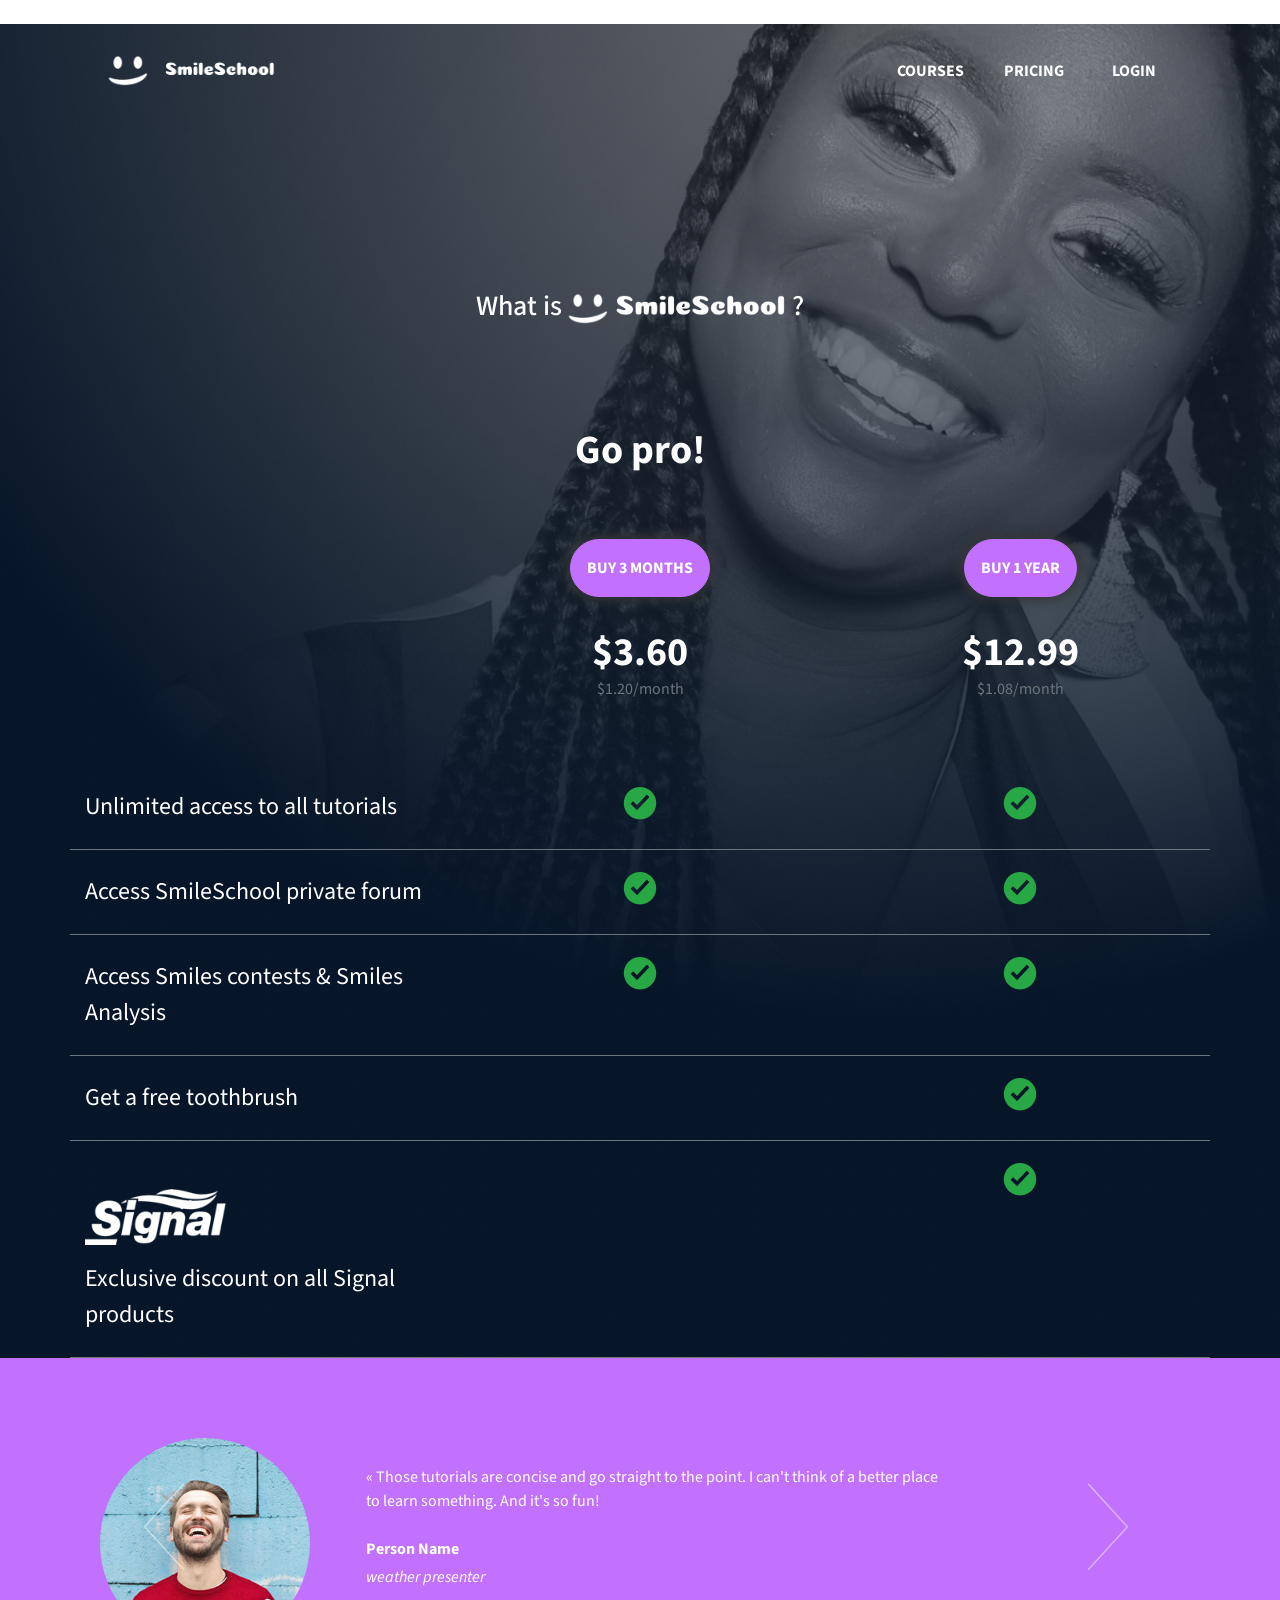
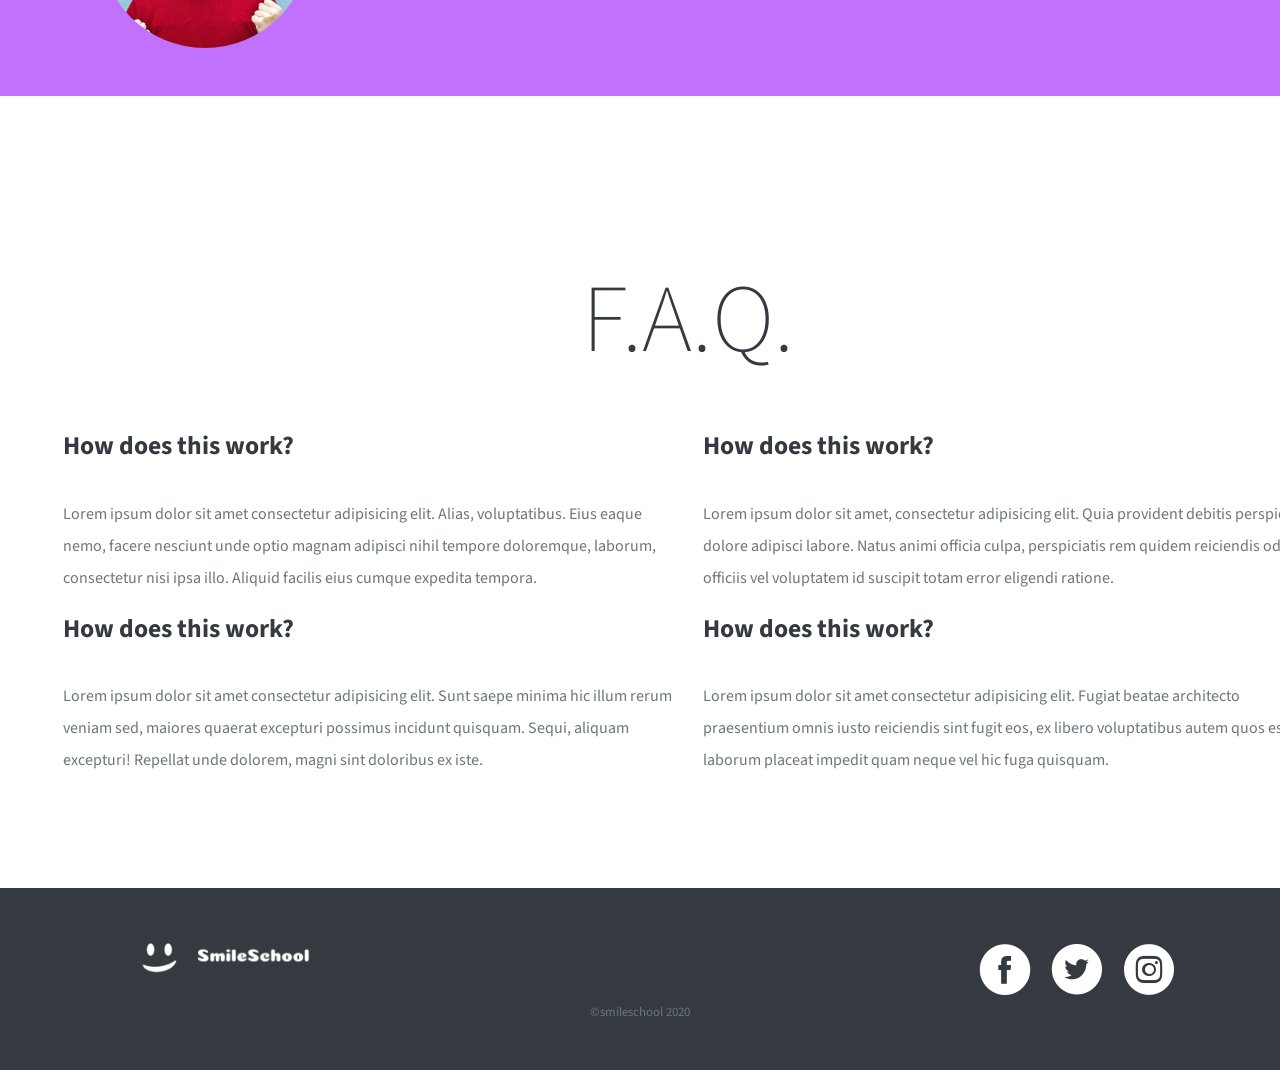
<file: 0-pricing.html>
!DOCTYPE html>
<html lang="en" dir="ltr">

  <head>  
    <meta charset="UTF-8">
    <meta http-equiv="X-UA-Compatible" content="IE=edge">
    <meta name="viewport" content="width=device-width, initial-scale=1.0">
    <link rel="icon" type="image/favicon" href="images/favicon.ico">
    <title>Pricing - Smiling School</title>

    <!-- Google Fonts -->
    <link href="https://fonts.googleapis.com/css?family=Source+Sans+Pro&display=swap" rel="stylesheet">
    <link href="https://fonts.googleapis.com/css?family=Coiny&display=swap" rel="stylesheet">

    <!-- JQuery and Bootstrap -->
    <script src="https://code.jquery.com/jquery-3.4.1.min.js" integrity="sha256-CSXorXvZcTkaix6Yvo6HppcZGetbYMGWSFlBw8HfCJo=" crossorigin="anonymous"></script>
    <script src="https://stackpath.bootstrapcdn.com/bootstrap/4.4.1/js/bootstrap.min.js" integrity="sha384-wfSDF2E50Y2D1uUdj0O3uMBJnjuUD4Ih7YwaYd1iqfktj0Uod8GCExl3Og8ifwB6" crossorigin="anonymous"></script>
    <script src="https://cdnjs.cloudflare.com/ajax/libs/popper.js/1.12.9/umd/popper.min.js" integrity="sha384-ApNbgh9B+Y1QKtv3Rn7W3mgPxhU9K/ScQsAP7hUibX39j7fakFPskvXusvfa0b4Q" crossorigin="anonymous"></script>  

    <!-- Bootstrap styling -->
    <link rel="stylesheet" href="https://stackpath.bootstrapcdn.com/bootstrap/4.4.1/css/bootstrap.min.css" integrity="sha384-Vkoo8x4CGsO3+Hhxv8T/Q5PaXtkKtu6ug5TOeNV6gBiFeWPGFN9MuhOf23Q9Ifjh" crossorigin="anonymous">
    <link rel="stylesheet" href="styles.css">

  </head>

  <body class="text-white">
    <!-- Header -->
    <header class="pricing container-fluid">
      <div class="container-lg">

        <!-- Nav Bar -->
        <nav class="d-flex flex-column flex-sm-row pt-4">
          <!-- Logo -->
          <div class="d-flex flex-column flex-sm-row col-sm-6 align-items-center">
            <img class="m-2" src="images/smile_off.png" height="30px" width="40px">
            <img class="m-2" src="images/logo.png" height="30px" width="111px">
          </div>
        
          <!-- Burger Time -->
          <button class="navbar-toggler float-left position-absolute d-sm-none" type="button" data-toggle="collapse" data-target="#navbarLinks">
            <span class="holberton_school-icon-menu text-white"></span>
          </button>
          
          <!-- Nav links -->
          <div class="collapse navbar-collapse d-sm-flex col-sm-6" id="navbarLinks">
            <ul class="navbar-nav text-uppercase ml-auto flex-sm-row align-items-center font-weight-bold">
              <li class="navbar-item">
                <a class="nav-link text-white mx-5 mx-lg-3 mx-sm-0" href="courses.html">COURSES</a>
              </li>
              <li class="navbar-item">
                <a class="nav-link text-white mx-5 mx-lg-4 mx-sm-4" href="pricing.html">PRICING</a>
              </li>
              <li class="navbar-item">
                <a class="nav-link text-white mx-5 mx-lg-4 mx-sm-4" href="#">LOGIN</a>
              </li>
            </ul>
          </div>
        </nav>
        
        <!-- Hero Section -->
        <div class="position-relative pt-5 mt-5">
          <div class="row">
            <div class="col text-center pt-5 mt-5">
              <h3>What is <span>
                <img src="images/smile_off.png" height="30px" width="40px">
                <img src="images/logo.png" height="45px"></span> ?</h3>
              <!--button class="btn btn-secondary rounded-pill text-uppercase font-weight-bold btn-shadow px-4 py-2 m-3 mt-4" href="#">Register for free</button>-->
              <h1 class="font-weight-bold mt-5 pt-5">Go pro!</h1>
            </div>
          </div>
          <!-- Pricing Grid -->
          <div class="d-flex row text-center justify-content-end text-white py-5">
            <div class="col-6 col-md-4">
              <button class="btn btn-secondary rounded-pill text-uppercase font-weight-bold btn-shadow m-2 p-3" href="#">Buy 3 months</button> 
              <h1 class="font-weight-bold text-white mt-4 mb-0">$3.60</h1>
              <p class="text-muted ">$1.20/month</p>
            </div>
            <div class="col-6 col-md-4">
              <button class="btn btn-secondary rounded-pill text-uppercase font-weight-bold btn-shadow m-2 p-3" href="#">Buy 1 year</button> 
              <h1 class="font-weight-bold text-white mt-4 mb-0">$12.99</h1>
              <p class="text-muted">$1.08/month</p>
            </div>
          </div>
          <!-- Phone Grid 
          <div class="d-sm-none text-uppercase font-weight-bold my-3">
            <div class="row justify-content-end">
              <div class="col-3">3 months</div>
              <div class="col-3">1 year</div>
            </div>
          </div> -->

          <!-- Pricing Table -->
          <div class="second-row row text-center d-sm-none mt-5 mb-4">
            <div class="col-4"></div>
            <p class="col-4">3 MONTHS</p>
            <p class="col-4">1 YEAR</p>
          </div>
          
          <div class="third-row row border-bottom border-secondary ">
              <p class="col-4 text-start text-white align-self-center mt-4 mb-4 bord">Unlimited access to all tutorials</p>
              <span class="holberton_school-icon-check col-4 text-success text-center"></span>
              <span class="holberton_school-icon-check col-4 text-success text-center"></span>
          </div>
          <div class="third-row row border-bottom border-secondary ">
              <p class="col-4 text-start text-white align-self-center mt-4 mb-4 bord">Access SmileSchool private forum</p>
              <span class="holberton_school-icon-check col-4 text-success text-center"></span>
              <span class="holberton_school-icon-check col-4 text-success text-center"></span>
          </div>
          <div class="third-row row border-bottom border-secondary ">
              <p class="col-4 text-start text-white align-self-center mt-4 mb-4 bord">Access Smiles contests & Smiles Analysis</p>
              <span class="holberton_school-icon-check col-4 text-success text-center"></span>
              <span class="holberton_school-icon-check col-4 text-success text-center"></span>
          </div>
          <div class="third-row row border-bottom border-secondary ">
              <p class="col-4 text-start text-white align-self-center mt-4 mb-4 bord">Get a free toothbrush</p>
              <span class="col-4 text-success text-center"></span>
              <span class="holberton_school-icon-check col-4 text-success text-center"></span>
          </div>
          <div class="third-row row border-bottom border-secondary ">
              <div class="d-flex flex-column col-4">
                  <img class="signal mt-5" src="images/signal.png" alt="">
                  <p class="text-start text-white align-self-center mb-4 mt-3">Exclusive discount on all Signal products</p>
              </div>
              <span class="col-4 text-success text-center"></span>
              <span class="holberton_school-icon-check col-4 text-success text-center"></span>
          </div>

          </div>
        </div>
      </div>
    </header>
          <!-- Carousel of Testimonials-->
          <section class="container-fluid purple-bg py-5">
            <div class="container-lg quotes">
              <div id="carouselExampleIndicators" class="carousel slide" data-ride="carousel">
                <div class="carousel-inner">
                  <div class="carousel-item active">
                    <div class="d-flex flex-column align-items-center flex-sm-row col-sm-10 carousel-helper">
                      <img class="rounded-circle carousel-avatar" src="images/profile_5.jpg" width="210px" />
                      <div class="px-sm-5">
                        <p class="px-2 mt-4 mt-md-0">&#171; Those tutorials are concise and go straight to the point. I can't think of a better place to learn something. And it's so fun!</p>
                        <p class="font-weight-bold pl-2 pt-2 mb-1 align-self-start">Person Name</p>
                        <cite class="pl-2 align-self-start">weather presenter</cite>
                      </div>
                    </div>
                  </div>
    
                  <div class="carousel-item">
                    <div class="d-flex flex-column align-items-center flex-sm-row col-sm-10 carousel-helper">
                      <img class="rounded-circle carousel-avatar" src="images/profile_5.jpg" width="210px" />
                      <div class="px-sm-5">
                        <p class="px-2 mt-4 mt-md-0">&#171; Those tutorials are concise and go straight to the point. I can't think of a better place to learn something. And it's so fun!</p>
                        <p class="font-weight-bold pl-2 pt-2 mb-1 align-self-start">Person Name</p>
                        <cite class="pl-2 align-self-start">weather presenter</cite>
                      </div>
                    </div>
                  </div>             
                
                  <div class="carousel-item">
                    <div class="d-flex flex-column align-items-center flex-sm-row col-sm-10 carousel-helper">
                      <img class="rounded-circle carousel-avatar" src="images/profile_5.jpg" width="210px" />
                      <div class="px-sm-5">
                        <p class="px-2 mt-4 mt-md-0">&#171; Those tutorials are concise and go straight to the point. I can't think of a better place to learn something. And it's so fun!</p>
                        <p class="font-weight-bold pl-2 pt-2 mb-1 align-self-start">Person Name</p>
                        <cite class="pl-2 align-self-start">weather presenter</cite>
                      </div>
                    </div>
                  </div>
                </div>
                
                <a class="carousel-control-prev mb-5 mb-sm-0" href="#carouselExampleIndicators" role="button" data-slide="prev">
                  <span class="icon leftArrow mb-5 mb-sm-0 aria-hidden="true"></span>
                  <span class="sr-only">Previous</span>
                </a>
                <a class="carousel-control-next mb-5 mb-sm-0" href="#carouselExampleIndicators" role="button" data-slide="next">
                  <span class="icon rightArrow mb-5 mb-sm-0" aria-hidden="true"></span>
                  <span class="sr-only">Next</span>
                </a>
              </div>    
            </div>
          </section>
          <!-- FAQ Section -->
          <div class="container-fluid text-dark text-center faq m-5">
            <h1 class="mb-5">F.A.Q.</h1>
            <div class="row">
              <div class="col-12 col-md-6 faq-question">
                <p class="text-left p1 pb-3">How does this work?</p>
                <p class="text-left text-muted p2">Lorem ipsum dolor sit amet consectetur adipisicing elit. Alias, voluptatibus. Eius eaque nemo, facere nesciunt unde optio magnam adipisci nihil tempore doloremque, laborum, consectetur nisi ipsa illo. Aliquid facilis eius cumque expedita tempora.</p>
              </div>
              <div class="col-12 col-md-6 faq-question">
                <p class="text-left p1 pb-3">How does this work?</p>
                <p class="text-left text-muted p2">Lorem ipsum dolor sit amet, consectetur adipisicing elit. Quia provident debitis perspiciatis dolore adipisci labore. Natus animi officia culpa, perspiciatis rem quidem reiciendis odio officiis vel voluptatem id suscipit totam error eligendi ratione.</p>
              </div>
              <div class="col-12 col-md-6 faq-question">
                <p class="text-left p1 pb-3">How does this work?</p>
                <p class="text-left text-muted p2">Lorem ipsum dolor sit amet consectetur adipisicing elit. Sunt saepe minima hic illum rerum veniam sed, maiores quaerat excepturi possimus incidunt quisquam. Sequi, aliquam excepturi! Repellat unde dolorem, magni sint doloribus ex iste.</p>
              </div>
              <div class="col-12 col-md-6 faq-question mb-5">
                <p class="text-left p1 pb-3">How does this work?</p>
                <p class="text-left text-muted p2">Lorem ipsum dolor sit amet consectetur adipisicing elit. Fugiat beatae architecto praesentium omnis iusto reiciendis sint fugit eos, ex libero voluptatibus autem quos est, laborum placeat impedit quam neque vel hic fuga quisquam.</p>
              </div>
            </div>
          </div>
    
      <!-- Footer -->
      <footer class="container-fluid bg-dark text-center">
        <div class="container px-5 px-sm-0 px-md-5 pt-4 mt-3 mw-sm-90 mx-sm-4 mx-md-auto">
          <div class="d-sm-flex justify-content-between align-items-center">
            <div class="d-flex justify-content-between mx-auto mx-sm-0 pl-sm-4 pl-sm-0">
              <div class="mx-auto">
                <img src="images/smile_off.png" width="35px" height="30px">
                <img class="mx-3" src="images/logo.png" width="114px">
              </div>
            </div>
            <div class="d-flex mt-4">
              <div class="row">
                <ul class="list-group list-group-horizontal list-unstyled">
                  <li class="ml-3">
                    <a class="text-decoration-none" href="https://www.facebook.com/HolbertonSchool/">
                      <span class="fb-icon display-4"></span>
                    </a>
                  </li>
                  <li class="ml-3">
                    <a class="text-decoration-none" href="https://www.twitter.com/HolbertonSchool/">
                      <span class="twitter-icon display-4"></span>
                    </a>
                  </li>
                  <li class="ml-3">
                    <a class="text-decoration-none" href="https://www.instagram.com/HolbertonSchool/">
                      <span class="insta-icon display-4"></span>
                    </a>
                  </li>
                </ul>
              </div>
            </div>
          </div>
          <p class="text-center text-muted small pb-5 mb-0">©smileschool 2020</p>
        </div>
      </footer>      
<body>
  
</body>
</html>
</file>
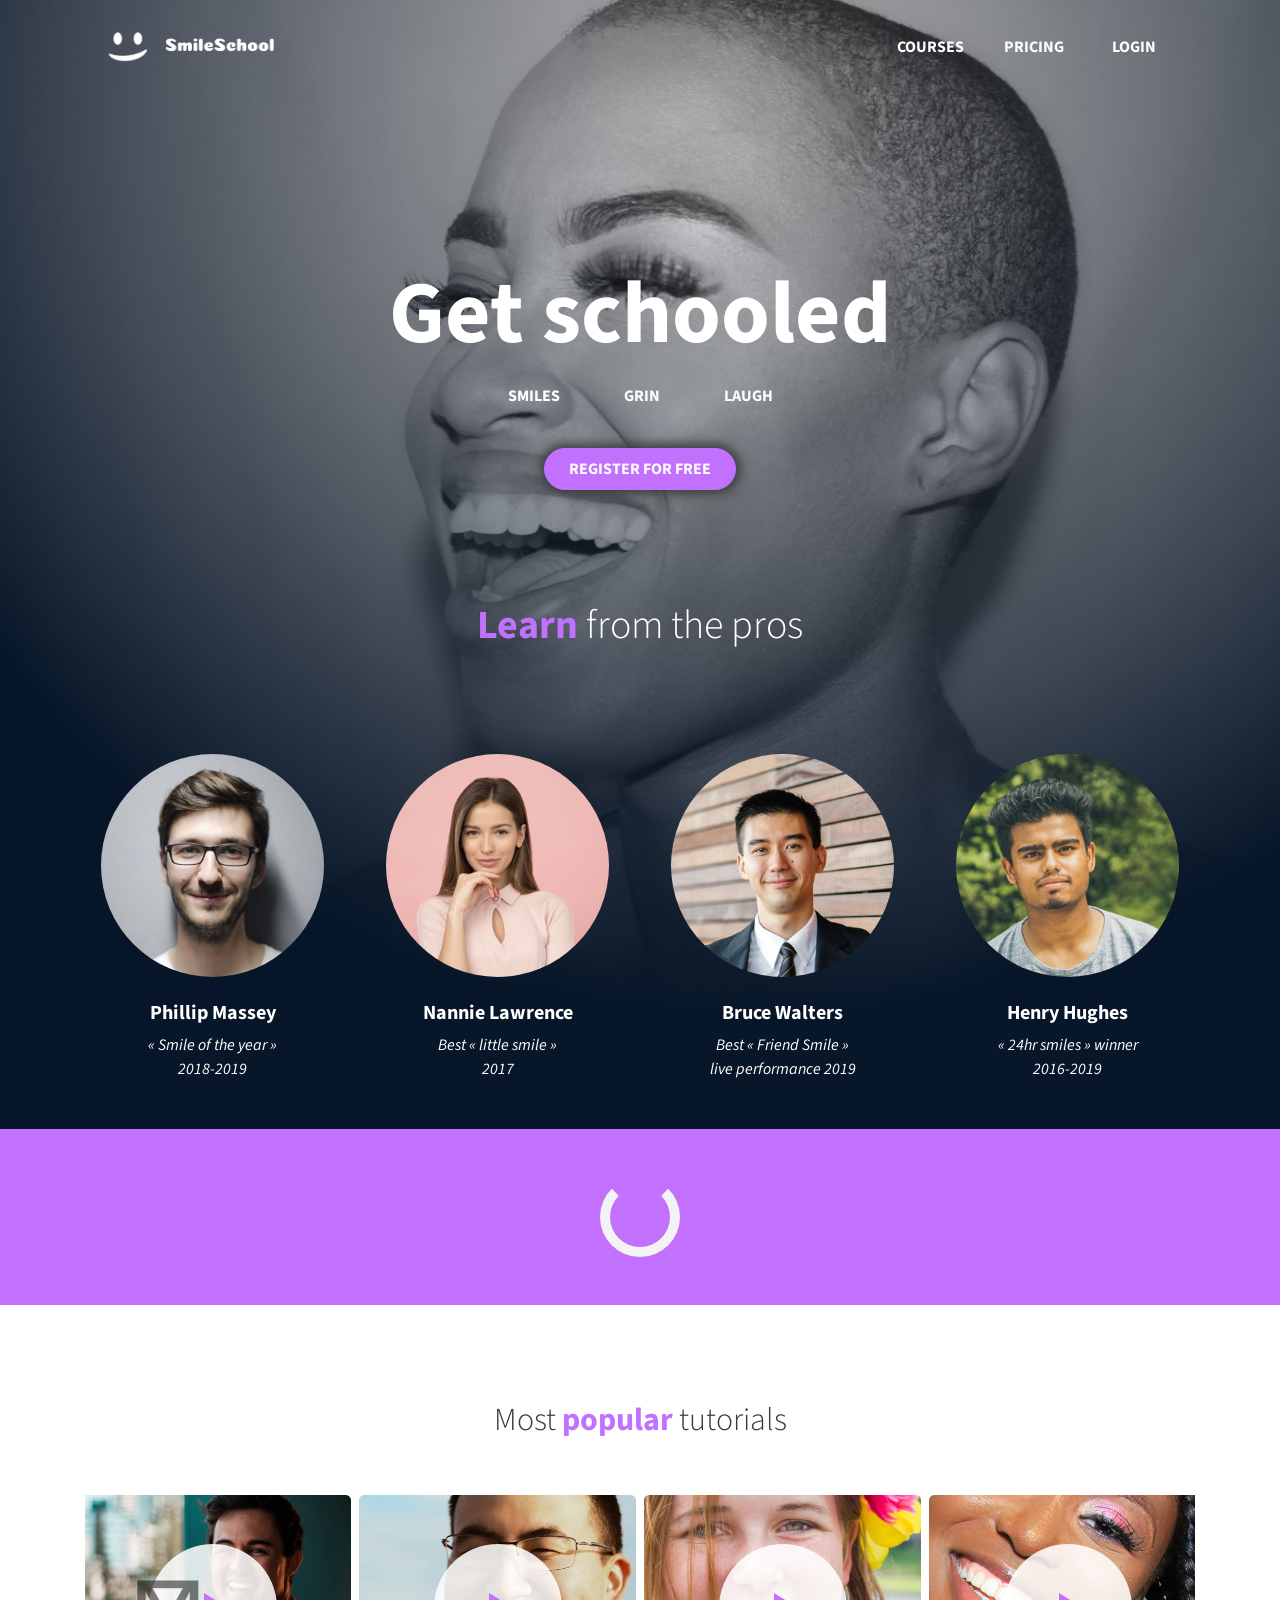
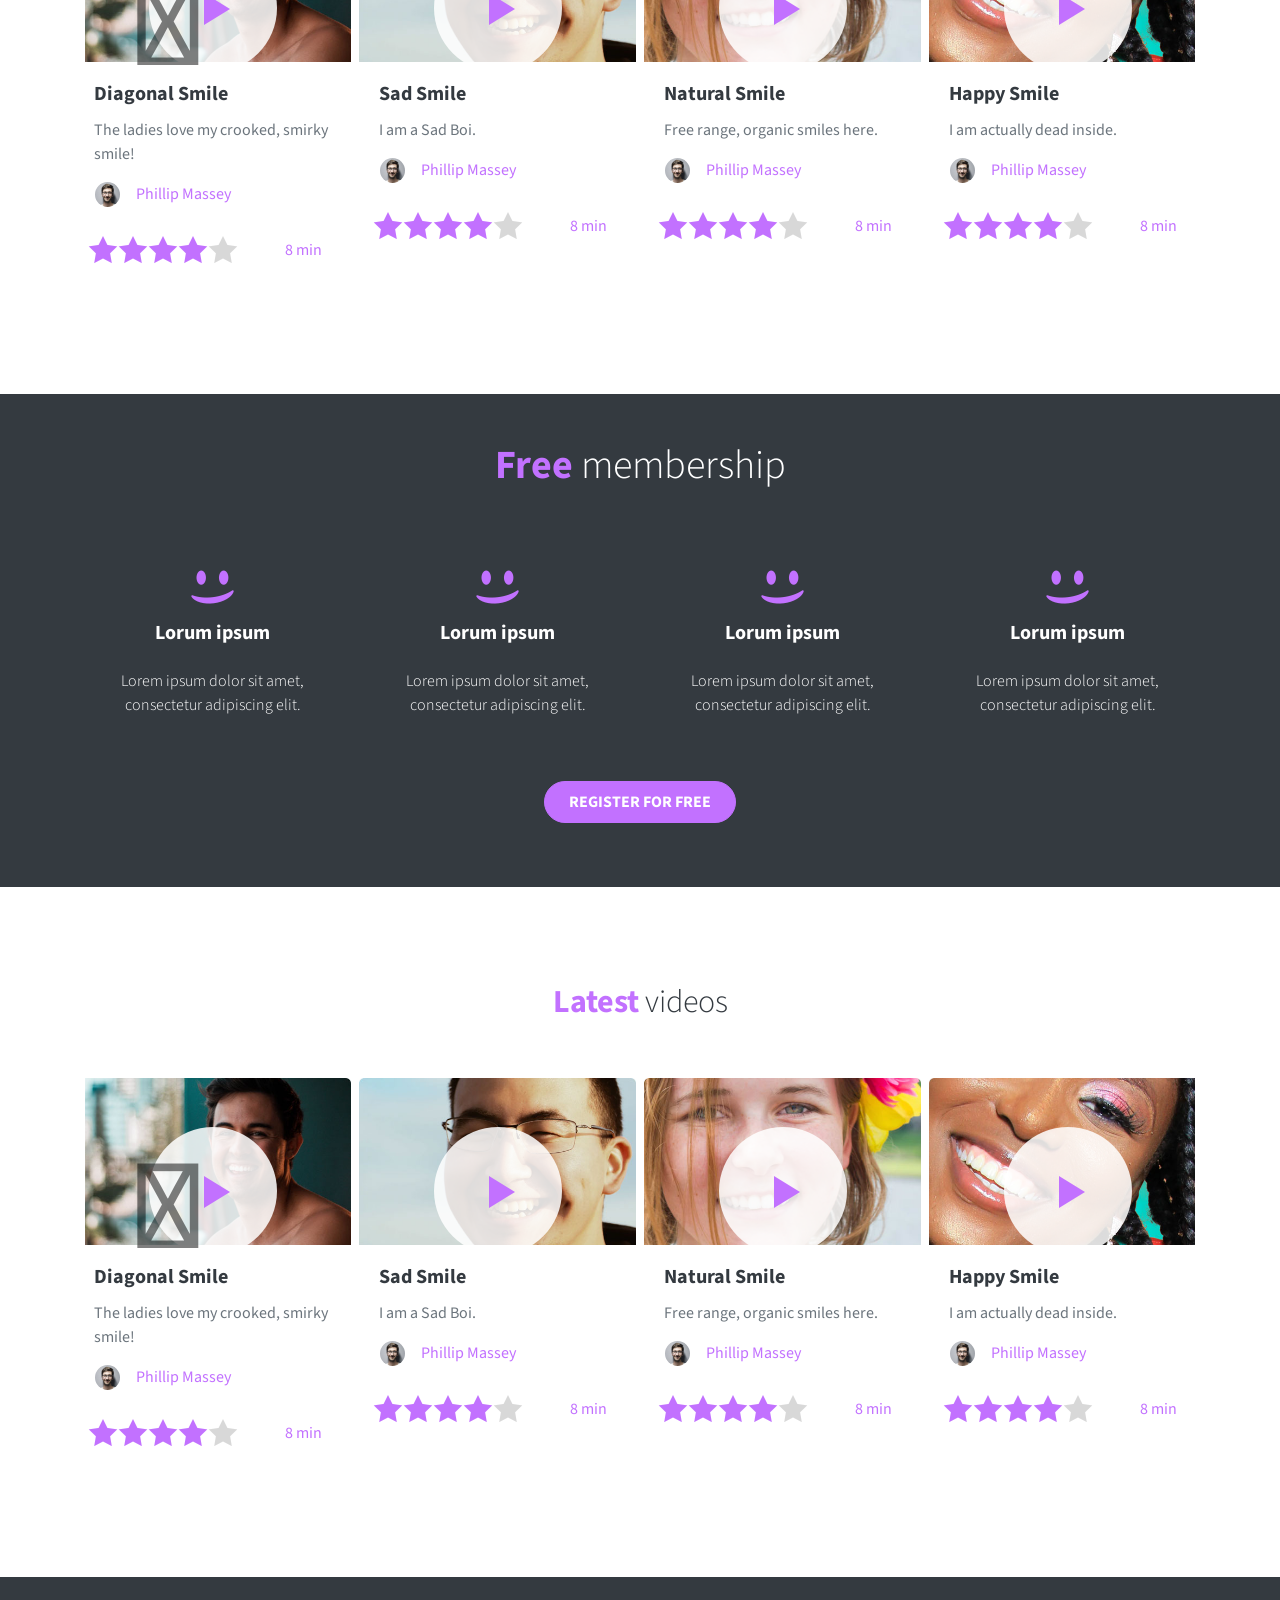
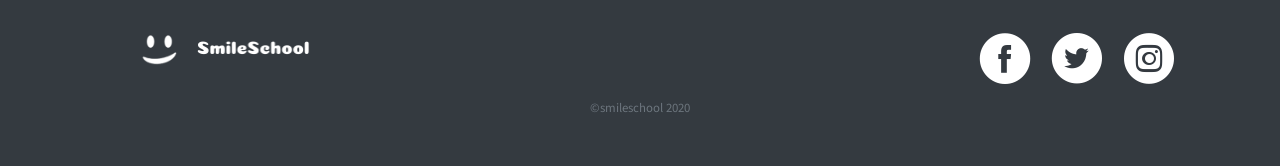
<file: 1-homepage.html>
<!DOCTYPE html>
<html lang="en" dir="ltr">

  <head>  
    <meta charset="UTF-8">
    <meta http-equiv="X-UA-Compatible" content="IE=edge">
    <meta name="viewport" content="width=device-width, initial-scale=1.0">
    <link rel="icon" type="image/favicon" href="images/favicon.ico">
    <title>Holberton - Smiling School</title>

    <!-- Google Fonts -->
    <link href="https://fonts.googleapis.com/css?family=Source+Sans+Pro&display=swap" rel="stylesheet">
    <link href="https://fonts.googleapis.com/css?family=Coiny&display=swap" rel="stylesheet">

    <!-- JQuery and Bootstrap -->
    <script src="https://code.jquery.com/jquery-3.4.1.min.js" integrity="sha256-CSXorXvZcTkaix6Yvo6HppcZGetbYMGWSFlBw8HfCJo=" crossorigin="anonymous"></script>
    <script src="https://stackpath.bootstrapcdn.com/bootstrap/4.4.1/js/bootstrap.min.js" integrity="sha384-wfSDF2E50Y2D1uUdj0O3uMBJnjuUD4Ih7YwaYd1iqfktj0Uod8GCExl3Og8ifwB6" crossorigin="anonymous"></script>
    <script src="https://cdnjs.cloudflare.com/ajax/libs/popper.js/1.12.9/umd/popper.min.js" integrity="sha384-ApNbgh9B+Y1QKtv3Rn7W3mgPxhU9K/ScQsAP7hUibX39j7fakFPskvXusvfa0b4Q" crossorigin="anonymous"></script>  

    <!-- Bootstrap styling -->
    <link rel="stylesheet" href="https://stackpath.bootstrapcdn.com/bootstrap/4.4.1/css/bootstrap.min.css" integrity="sha384-Vkoo8x4CGsO3+Hhxv8T/Q5PaXtkKtu6ug5TOeNV6gBiFeWPGFN9MuhOf23Q9Ifjh" crossorigin="anonymous">
    <link rel="stylesheet" href="styles.css">

    <!-- JS Scripts -->
    <script src="scripts.js"></script>
    
  </head>

  <body class="text-white">
    <!-- Header -->
    <header class="homepage container-fluid">
      <div class="container-lg">

        <!-- Nav Bar -->
        <nav class="d-flex flex-column flex-sm-row pt-4">
          <!-- Logo -->
          <div class="d-flex flex-column flex-sm-row col-sm-6 align-items-center">
            <img class="m-2" src="images/smile_off.png" height="30px" width="40px">
            <img class="m-2" src="images/logo.png" height="30px" width="111px">
          </div>
        
          <!-- Burger Time -->
          <button class="navbar-toggler float-left position-absolute d-sm-none" type="button" data-toggle="collapse" data-target="#navbarLinks">
            <span class="holberton_school-icon-menu text-white"></span>
          </button>
          <!-- Nav links -->
          <div class="collapse navbar-collapse d-sm-flex col-sm-6" id="navbarLinks">
            <ul class="navbar-nav text-uppercase ml-auto flex-sm-row align-items-center font-weight-bold">
              <li class="navbar-item">
                <a class="nav-link text-white mx-5 mx-lg-3 mx-sm-0" href="courses.html">COURSES</a>
              </li>
              <li class="navbar-item">
                <a class="nav-link text-white mx-5 mx-lg-4 mx-sm-4" href="pricing.html">PRICING</a>
              </li>
              <li class="navbar-item">
                <a class="nav-link text-white mx-5 mx-lg-4 mx-sm-4" href="#">LOGIN</a>
              </li>
            </ul>
          </div>
        </nav>
        <!-- Hero Section -->
        <div class="position-relative pt-5 mt-5">
          <div class="row">
            <div class="col text-center pt-5 mt-5">
              <h1 class="font-weight-bold display-2">Get schooled</h1>
              <div class="row justify-content-center mt-3">
                <p class="text-uppercase font-weight-bold mr-5 ml-5 mr-lg-3 ml-lg-3">Smiles</p>
                <p class="text-uppercase font-weight-bold mr-5 ml-5 mr-lg-3 ml-lg">Grin</p>
                <p class="text-uppercase font-weight-bold mr-5 ml-5 mr-lg-3 ml-lg-">Laugh</p>
              </div>
              <button class="btn btn-secondary rounded-pill text-uppercase font-weight-bold btn-shadow px-4 py-2 m-3 mt-4" href="#">Register for free</button>
              <h1 class="font-weight-light mt-5 pt-5"><span class="font-weight-bold purple">Learn</span> from the pros</h1>
            </div>
          </div>
        </div>
        <!-- Awards Section-->
        <div class="row mt-5 py-5">
          <div class="col-xl-3 col-6 col-sm-3">
            <img class="card-img-top img-fluid rounded-circle px-3" src="images/profile_1.jpg">
              <div class="text-center">
                <h1 class="font-weight-bold pt-4 lead">Phillip Massey</h1>
                <p class="card-text font-italic">&#171; Smile of the year &#187;<br>2018-2019</p>
              </div>
          </div>
          <div class="col-xl-3 col-6 col-sm-3">
            <img class="card-img-top img-fluid rounded-circle px-3" src="images/profile_2.jpg">
              <div class="text-center">
                <h1 class="font-weight-bold pt-4 lead">Nannie Lawrence</h1>
                <p class="card-text font-italic">Best &#171; little smile &#187;<br>2017</p>
              </div>
          </div>
          <div class="col-xl-3 col-6 col-sm-3">
            <img class="card-img-top img-fluid rounded-circle px-3" src="images/profile_3.jpg">
              <div class="text-center">
                <h1 class="font-weight-bold pt-4 lead">Bruce Walters</h1>
                <p class="card-text font-italic"> Best &#171; Friend Smile &#187;<br> live performance 2019</p>
              </div>
          </div>
          <div class="col-xl-3 col-6 col-sm-3">
            <img class="card-img-top img-fluid rounded-circle px-3" src="images/profile_4.jpg">
              <div class="text-center">
                <h1 class="font-weight-bold pt-4 lead">Henry Hughes</h1>
                <p class="card-text font-italic">&#171; 24hr smiles &#187; winner<br>2016-2019</p>
              </div>
          </div>
        </div>
      </div>
    </header>
      <!-- Carousel of Testimonials/Quotes -->
      <section class="container-fluid purple-bg py-5">
        <div class="container-lg quotes">
          <div class="loader text-center" id="testimonialLoader"></div>
          <div id="carouselExampleIndicators" class="testimonialCarousel carousel slide d-none" data-ride="carousel">
            <div class="carousel-inner" id="testimonial">
            </div>
            
            <a class="carousel-control-prev mb-5 mb-sm-0 pb-sm-0" href="#carouselExampleIndicators" role="button" data-slide="prev">
              <span class="icon leftArrow mb-5 mb-sm-0 pb-sm-0" aria-hidden="true"></span>
              <span class="sr-only">Previous</span>
            </a>
            <a class="carousel-control-next mb-5 mb-sm-0 pb-sm-0" href="#carouselExampleIndicators" role="button" data-slide="next">
              <span class="icon rightArrow mb-5 mb-sm-0 pb-sm-0" aria-hidden="true"></span>
              <span class="sr-only">Next</span>
            </a>
          </div>    
        </div>
      </section>

      <!-- Popular tutorials section -->
      <section class="container-fluid text-dark white-bg py-5 mb-5 d-none d-sm-block">
        <div class="container-lg quotes">
            <div id="videoCarousel" class="carousel slide" data-ride="carousel">
                <div class="carousel-inner">
                    <h2 class="font-weight-light px-1 text-center pt-5 pb-5">Most <span class="font-weight-bold purple">popular </span> tutorials
                    </h2>
                    <div class="carousel-item active">
                        <div class="row">
                            <div class="col px-1">
                              <div>
                                <img class="card-img-top" src="images/thumbnail_1.jpg" alt="">
                                <img class="card-img-overlay play mx-auto mt-5 p-0" src="images/play.png">
                              </div>
                              <div class="card-body">
                                <h1 class="card-title lead font-weight-bold text-dark">Diagonal Smile</h1>
                                <p class="card-text text-secondary">The ladies love my crooked, smirky smile!</p>
                                <div class="row">
                                  <img class="rounded-circle ml-3" src="images/profile_1.jpg" height="25px" width="25px" alt="">
                                  <p class="ml-3 purple">Phillip Massey</p>
                                </div>
                                <div class="row align-items-center justify-content-between px-4">
                                  <div class="row">
                                    <img src="images/star_on.png" class="" alt="">
                                    <img src="images/star_on.png" class="" alt="">
                                    <img src="images/star_on.png" class="" alt="">
                                    <img src="images/star_on.png" class="" alt="">
                                    <img src="images/star_off.png" class="" alt="">
                                  </div>
                                  <p class="purple ml-3 pt-3">8 min</p>
                                </div>
                              </div>
                            </div>
                            <div class="col px-1">
                              <div>
                                <img class="card-img-top" src="images/thumbnail_2.jpg" alt="">
                                <img class="card-img-overlay play mx-auto mt-5 p-0" src="images/play.png">
                              </div>
                              <div class="card-body">
                                <h1 class="card-title lead font-weight-bold text-dark">Sad Smile</h1>
                                <p class="card-text text-secondary">I am a Sad Boi.</p>
                                <div class="row">
                                  <img class="rounded-circle ml-3" src="images/profile_1.jpg" height="25px" width="25px" alt="">
                                  <p class="ml-3 purple">Phillip Massey</p>
                                </div>
                                <div class="row align-items-center justify-content-between px-4">
                                  <div class="row">
                                    <img src="images/star_on.png" class="" alt="">
                                    <img src="images/star_on.png" class="" alt="">
                                    <img src="images/star_on.png" class="" alt="">
                                    <img src="images/star_on.png" class="" alt="">
                                    <img src="images/star_off.png" class="" alt="">
                                  </div>
                                  <p class="purple ml-3 pt-3">8 min</p>
                                </div>
                              </div>
                            </div>
                            <div class="col px-1">
                              <div>
                                <img class="card-img-top" src="images/thumbnail_3.jpg" alt="">
                                <img class="card-img-overlay play mx-auto mt-5 p-0" src="images/play.png">
                              </div>
                              <div class="card-body">
                                <h1 class="card-title lead font-weight-bold text-dark">Natural Smile</h1>
                                <p class="card-text text-secondary">Free range, organic smiles here.</p>
                                <div class="row">
                                  <img class="rounded-circle ml-3" src="images/profile_1.jpg" height="25px" width="25px" alt="">
                                  <p class="ml-3 purple">Phillip Massey</p>
                                </div>
                                <div class="row align-items-center justify-content-between px-4">
                                  <div class="row">
                                    <img src="images/star_on.png" class="" alt="">
                                    <img src="images/star_on.png" class="" alt="">
                                    <img src="images/star_on.png" class="" alt="">
                                    <img src="images/star_on.png" class="" alt="">
                                    <img src="images/star_off.png" class="" alt="">
                                  </div>
                                  <p class="purple ml-3 pt-3">8 min</p>
                                </div>
                              </div>
                            </div>
                            <div class="col px-1">
                              <div>
                                <img class="card-img-top" src="images/thumbnail_4.jpg" alt="">
                                <img class="card-img-overlay play mx-auto mt-5 p-0" src="images/play.png">
                              </div>
                              <div class="card-body">
                                <h1 class="card-title lead font-weight-bold text-dark">Happy Smile</h1>
                                <p class="card-text text-secondary">I am actually dead inside.</p>
                                <div class="row">
                                  <img class="rounded-circle ml-3" src="images/profile_1.jpg" height="25px" width="25px" alt="">
                                  <p class="ml-3 purple">Phillip Massey</p>
                                </div>
                                <div class="row align-items-center justify-content-between px-4">
                                  <div class="row">
                                    <img src="images/star_on.png" class="" alt="">
                                    <img src="images/star_on.png" class="" alt="">
                                    <img src="images/star_on.png" class="" alt="">
                                    <img src="images/star_on.png" class="" alt="">
                                    <img src="images/star_off.png" class="" alt="">
                                  </div>
                                  <p class="purple ml-3 pt-3">8 min</p>
                                </div>
                              </div>
                            </div>
                    </div>
                </div>
                <a class="carousel-control-prev videoLeft " href="#videoCarousel " role="button " data-slide="prev ">
                    <span class="leftArrowVideo mb-5 mb-sm-0 " aria-hidden="true "></span>
                    <span class="sr-only ">Previous</span>
                </a>
                <a class="carousel-control-next videoRight " href="#videoCarousel " role="button " data-slide="next ">
                    <span class="rightArrowVideo mb-5 mb-sm-0 " aria-hidden="true "></span>
                    <span class="sr-only ">Next</span>
                </a>             
            </div>
        </div>
      </section>
      <!-- Phone Carousel -->
      <section class="container-fluid text-dark white-bg py-5 mb-5 d-sm-none">
        <div class="container-lg quotes">
          <div id="videoCarousel2" class="carousel slide" data-ride="carousel">
              <div class="carousel-inner">
                    <h2 class="font-weight-light px-1 text-center pt-5 pb-5">Most <span class="font-weight-bold purple">popular</span> tutorials
                    </h2>
                    <div class="carousel-item active">
                        <div class="d-flex flex-column align-items-center flex-sm-row col-sm-10 carousel-helper">
                            <img src="images/thumbnail_1.jpg" width="255" height="154">
                            <h5 class="align-self-start font-weight-bolder pt-3 pl-6">Diagonal Smile</h5>
                            <p class="text-gray align-self-start pt-1 pl-6">The ladies love my crooked, smirky smile!</p>
                            <div class="align-self-start pt-1 pl-6">
                                <img class="rounded-circle float-left" src="images/profile_1.jpg" width="30" height="30">
                                <p class="purple float-right pl-3 mb-0 mt-1 ">Phillip Massey</p>
                            </div>
                            <div class="row mx-0">
                              <img src="images/star_on.png" height="15px" width="15px">
                              <img src="images/star_on.png" height="15px" width="15px">
                              <img src="images/star_on.png" height="15px" width="15px">
                              <img src="images/star_on.png" height="15px" width="15px">
                              <img src="images/star_off.png" height="15px" width="15px">
                              <h6 class="purple-text ml-auto">8min</h6>
                            </div>
                        </div>
                    </div>
                    <div class="carousel-item ">
                        <div class="d-flex flex-column align-items-center flex-sm-row col-sm-10 carousel-helper">
                            <img src="images/thumbnail_2.jpg" width="255" height="154">
                            <h5 class="align-self-start font-weight-bolder pt-3 pl-6">Sad Smile</h5>
                            <p class="text-gray align-self-start pt-1 pl-6">I am a Sad Boi.</p>
                            <div class="align-self-start pt-1 pl-6">
                                <img class="rounded-circle float-left" src="images/profile_1.jpg" width="30" height="30">
                                <p class="purple float-right pl-3 mb-0 mt-1 ">Phillip Massey</p>
                            </div>
                            <div class="row mx-0">
                              <img src="images/star_on.png" height="15px" width="15px">
                              <img src="images/star_on.png" height="15px" width="15px">
                              <img src="images/star_on.png" height="15px" width="15px">
                              <img src="images/star_on.png" height="15px" width="15px">
                              <img src="images/star_off.png" height="15px" width="15px">
                              <h6 class="purple-text ml-auto">8min</h6>
                            </div>
                        </div>
                    </div>
                    <div class="carousel-item ">
                        <div class="d-flex flex-column align-items-center flex-sm-row col-sm-10 carousel-helper">
                            <img src="images/thumbnail_3.jpg" width="255" height="154">
                            <h5 class="align-self-start font-weight-bolder pt-3 pl-6">Natural Smile</h5>
                            <p class="text-gray align-self-start pt-1 pl-6">Enjoying my free-range, organic smile!</p>
                            <div class="align-self-start pt-1 pl-6">
                                <img class="rounded-circle float-left" src="images/profile_1.jpg" width="30" height="30">
                                <p class="purple float-right pl-3 mb-0 mt-1 ">Phillip Massey</p>
                            </div>
                            <div class="row mx-0">
                              <img src="images/star_on.png" height="15px" width="15px">
                              <img src="images/star_on.png" height="15px" width="15px">
                              <img src="images/star_on.png" height="15px" width="15px">
                              <img src="images/star_on.png" height="15px" width="15px">
                              <img src="images/star_off.png" height="15px" width="15px">
                              <h6 class="purple-text ml-auto">8min</h6>
                            </div>
                        </div>
                    </div>
                    <div class="carousel-item ">
                        <div class="d-flex flex-column align-items-center flex-sm-row col-sm-10 carousel-helper">
                            <img src="images/thumbnail_4.jpg" width="255" height="154">
                            <h5 class="align-self-start font-weight-bolder pt-3 pl-6">Happy Smile</h5>
                            <p class="text-gray align-self-start pt-1 pl-6">I am dying inside, but you wouldn't know it!!!</p>
                            <div class="align-self-start pt-1 pl-6">
                                <img class="rounded-circle float-left" src="images/profile_1.jpg" width="30" height="30">
                                <p class="purple float-right pl-3 mb-0 mt-1 ">Phillip Massey</p>
                            </div>
                            <div class="row mx-0">
                              <img src="images/star_on.png" height="15px" width="15px">
                              <img src="images/star_on.png" height="15px" width="15px">
                              <img src="images/star_on.png" height="15px" width="15px">
                              <img src="images/star_on.png" height="15px" width="15px">
                              <img src="images/star_off.png" height="15px" width="15px">
                              <h6 class="purple-text ml-auto">8min</h6>
                            </div>
                        </div>
                    </div>
                    <a class="carousel-control-prev videoLeft" href="#videoCarousel2" role="button" data-slide="prev">
                        <span class="icon leftArrowVideo mb-5 mb-sm-0" aria-hidden="true"></span>
                        <span class="sr-only">Previous</span>
                    </a>
                    <a class="carousel-control-next videoRight" href="#videoCarousel2" role="button" data-slide="next">
                        <span class="icon rightArrowVideo mb-5 mb-sm-0" aria-hidden="true"></span>
                        <span class="sr-only">Next</span>
                    </a>
              </div>
          </div>
        </div>
      </section>

      <!-- Membership Section -->
      <section class="bg-dark container-fluid">
        <h1 class="text-center text-white font-weight-light py-5"><span class="font-weight-bold purple">Free </span> membership</h1>
        <div class="container-lg">
          <div class="row">
            <div class="col-12 col-md-6 col-lg-3 text-center p-4">
              <img src="images/smile_on.png" height="35" width="45">
              <h1 class="lead text-white font-weight-bold py-3">Lorum ipsum</h1>
              <p class="text-white font-weight-light">Lorem ipsum dolor sit amet,<br>consectetur adipiscing elit.</p>
            </div>
            <div class="col-12 col-md-6 col-lg-3 text-center p-4">
              <img src="images/smile_on.png" height="35" width="45">
              <h1 class="lead text-white font-weight-bold py-3">Lorum ipsum</h1>
              <p class="text-white font-weight-light">Lorem ipsum dolor sit amet,<br>consectetur adipiscing elit.</p>
            </div>
            <div class="col-12 col-md-6 col-lg-3 text-center p-4">
              <img src="images/smile_on.png" height="35" width="45">
              <h1 class="lead text-white font-weight-bold py-3">Lorum ipsum</h1>
              <p class="text-white font-weight-light">Lorem ipsum dolor sit amet,<br>consectetur adipiscing elit.</p>
            </div>
            <div class="col-12 col-md-6 col-lg-3 text-center p-4">
              <img src="images/smile_on.png" height="35" width="45">
              <h1 class="lead text-white font-weight-bold py-3">Lorum ipsum</h1>
              <p class="text-white font-weight-light">Lorem ipsum dolor sit amet,<br>consectetur adipiscing elit.</p>
            </div>
          </div>
        </div>
        <div class="d-flex justify-content-center pb-5">
          <button class="btn btn-secondary rounded-pill text-uppercase font-weight-bold px-4 py-2 m-3 mt-4" href="#">Register for free</button>
        </div>
      </section>

      <!-- Latest Videos -->
      <section class="container-fluid text-dark white-bg py-5 mb-5 d-none d-sm-block">
        <div class="container-lg quotes">
            <div id="videoCarousel" class="carousel slide" data-ride="carousel">
                <div class="carousel-inner">
                    <h2 class="font-weight-light px-1 text-center pt-5 pb-5"><span class="font-weight-bold purple">Latest </span> videos
                    </h2>
                    <div class="carousel-item active">
                        <div class="row">
                            <div class="col px-1">
                              <div>
                                <img class="card-img-top" src="images/thumbnail_1.jpg" alt="">
                                <img class="card-img-overlay play mx-auto mt-5 p-0" src="images/play.png">
                              </div>
                              <div class="card-body">
                                <h1 class="card-title lead font-weight-bold text-dark">Diagonal Smile</h1>
                                <p class="card-text text-secondary">The ladies love my crooked, smirky smile!</p>
                                <div class="row">
                                  <img class="rounded-circle ml-3" src="images/profile_1.jpg" height="25px" width="25px" alt="">
                                  <p class="ml-3 purple">Phillip Massey</p>
                                </div>
                                <div class="row align-items-center justify-content-between px-4">
                                  <div class="row">
                                    <img src="images/star_on.png" class="" alt="">
                                    <img src="images/star_on.png" class="" alt="">
                                    <img src="images/star_on.png" class="" alt="">
                                    <img src="images/star_on.png" class="" alt="">
                                    <img src="images/star_off.png" class="" alt="">
                                  </div>
                                  <p class="purple ml-3 pt-3">8 min</p>
                                </div>
                              </div>
                            </div>
                            <div class="col px-1">
                              <div>
                                <img class="card-img-top" src="images/thumbnail_2.jpg" alt="">
                                <img class="card-img-overlay play mx-auto mt-5 p-0" src="images/play.png">
                              </div>
                              <div class="card-body">
                                <h1 class="card-title lead font-weight-bold text-dark">Sad Smile</h1>
                                <p class="card-text text-secondary">I am a Sad Boi.</p>
                                <div class="row">
                                  <img class="rounded-circle ml-3" src="images/profile_1.jpg" height="25px" width="25px" alt="">
                                  <p class="ml-3 purple">Phillip Massey</p>
                                </div>
                                <div class="row align-items-center justify-content-between px-4">
                                  <div class="row">
                                    <img src="images/star_on.png" class="" alt="">
                                    <img src="images/star_on.png" class="" alt="">
                                    <img src="images/star_on.png" class="" alt="">
                                    <img src="images/star_on.png" class="" alt="">
                                    <img src="images/star_off.png" class="" alt="">
                                  </div>
                                  <p class="purple ml-3 pt-3">8 min</p>
                                </div>
                              </div>
                            </div>
                            <div class="col px-1">
                              <div>
                                <img class="card-img-top" src="images/thumbnail_3.jpg" alt="">
                                <img class="card-img-overlay play mx-auto mt-5 p-0" src="images/play.png">
                              </div>
                              <div class="card-body">
                                <h1 class="card-title lead font-weight-bold text-dark">Natural Smile</h1>
                                <p class="card-text text-secondary">Free range, organic smiles here.</p>
                                <div class="row">
                                  <img class="rounded-circle ml-3" src="images/profile_1.jpg" height="25px" width="25px" alt="">
                                  <p class="ml-3 purple">Phillip Massey</p>
                                </div>
                                <div class="row align-items-center justify-content-between px-4">
                                  <div class="row">
                                    <img src="images/star_on.png" class="" alt="">
                                    <img src="images/star_on.png" class="" alt="">
                                    <img src="images/star_on.png" class="" alt="">
                                    <img src="images/star_on.png" class="" alt="">
                                    <img src="images/star_off.png" class="" alt="">
                                  </div>
                                  <p class="purple ml-3 pt-3">8 min</p>
                                </div>
                              </div>
                            </div>
                            <div class="col px-1">
                              <div>
                                <img class="card-img-top" src="images/thumbnail_4.jpg" alt="">
                                <img class="card-img-overlay play mx-auto mt-5 p-0" src="images/play.png">
                              </div>
                              <div class="card-body">
                                <h1 class="card-title lead font-weight-bold text-dark">Happy Smile</h1>
                                <p class="card-text text-secondary">I am actually dead inside.</p>
                                <div class="row">
                                  <img class="rounded-circle ml-3" src="images/profile_1.jpg" height="25px" width="25px" alt="">
                                  <p class="ml-3 purple">Phillip Massey</p>
                                </div>
                                <div class="row align-items-center justify-content-between px-4">
                                  <div class="row">
                                    <img src="images/star_on.png" class="" alt="">
                                    <img src="images/star_on.png" class="" alt="">
                                    <img src="images/star_on.png" class="" alt="">
                                    <img src="images/star_on.png" class="" alt="">
                                    <img src="images/star_off.png" class="" alt="">
                                  </div>
                                  <p class="purple ml-3 pt-3">8 min</p>
                                </div>
                              </div>
                            </div>
                    </div>
                </div>
                <a class="carousel-control-prev videoLeft " href="#videoCarousel " role="button " data-slide="prev ">
                    <span class="icon leftArrowVideo mb-5 mb-sm-0 " aria-hidden="true "></span>
                    <span class="sr-only ">Previous</span>
                </a>
                <a class="carousel-control-next videoRight " href="#videoCarousel " role="button " data-slide="next ">
                    <span class="icon rightArrowVideo mb-5 mb-sm-0 " aria-hidden="true "></span>
                    <span class="sr-only ">Next</span>
                </a>
            </div>
        </div>
      </section>
      <!-- Phone Carousel -->
      <section class="container-fluid text-dark white-bg py-5 mb-5 d-sm-none">
        <div class="container-lg quotes">
          <div id="videoCarousel2" class="carousel slide" data-ride="carousel">
              <div class="carousel-inner">
                    <h2 class="font-weight-light px-1 text-center pt-5 pb-5">Most <span class="font-weight-bold purple">popular</span> tutorials
                    </h2>
                    <div class="carousel-item active">
                        <div class="d-flex flex-column align-items-center flex-sm-row col-sm-10 carousel-helper">
                            <img src="images/thumbnail_1.jpg" width="255" height="154">
                            <h5 class="align-self-start font-weight-bolder pt-3 pl-6">Diagonal Smile</h5>
                            <p class="text-gray align-self-start pt-1 pl-6">The ladies love my crooked, smirky smile!</p>
                            <div class="align-self-start pt-1 pl-6">
                                <img class="rounded-circle float-left" src="images/profile_1.jpg" width="30" height="30">
                                <p class="purple float-right pl-3 mb-0 mt-1 ">Phillip Massey</p>
                            </div>
                            <div class="row mx-0">
                              <img src="images/star_on.png" height="15px" width="15px">
                              <img src="images/star_on.png" height="15px" width="15px">
                              <img src="images/star_on.png" height="15px" width="15px">
                              <img src="images/star_on.png" height="15px" width="15px">
                              <img src="images/star_off.png" height="15px" width="15px">
                              <h6 class="purple-text ml-auto">8min</h6>
                            </div>
                        </div>
                    </div>
                    <div class="carousel-item ">
                        <div class="d-flex flex-column align-items-center flex-sm-row col-sm-10 carousel-helper">
                            <img src="images/thumbnail_2.jpg" width="255" height="154">
                            <h5 class="align-self-start font-weight-bolder pt-3 pl-6">Sad Smile</h5>
                            <p class="text-gray align-self-start pt-1 pl-6">I am a Sad Boi.</p>
                            <div class="align-self-start pt-1 pl-6">
                                <img class="rounded-circle float-left" src="images/profile_1.jpg" width="30" height="30">
                                <p class="purple float-right pl-3 mb-0 mt-1 ">Phillip Massey</p>
                            </div>
                            <div class="row mx-0">
                              <img src="images/star_on.png" height="15px" width="15px">
                              <img src="images/star_on.png" height="15px" width="15px">
                              <img src="images/star_on.png" height="15px" width="15px">
                              <img src="images/star_on.png" height="15px" width="15px">
                              <img src="images/star_off.png" height="15px" width="15px">
                              <h6 class="purple-text ml-auto">8min</h6>
                            </div>
                        </div>
                    </div>
                    <div class="carousel-item ">
                        <div class="d-flex flex-column align-items-center flex-sm-row col-sm-10 carousel-helper">
                            <img src="images/thumbnail_3.jpg" width="255" height="154">
                            <h5 class="align-self-start font-weight-bolder pt-3 pl-6">Natural Smile</h5>
                            <p class="text-gray align-self-start pt-1 pl-6">Enjoying my free-range, organic smile!</p>
                            <div class="align-self-start pt-1 pl-6">
                                <img class="rounded-circle float-left" src="images/profile_1.jpg" width="30" height="30">
                                <p class="purple float-right pl-3 mb-0 mt-1 ">Phillip Massey</p>
                            </div>
                            <div class="row mx-0">
                              <img src="images/star_on.png" height="15px" width="15px">
                              <img src="images/star_on.png" height="15px" width="15px">
                              <img src="images/star_on.png" height="15px" width="15px">
                              <img src="images/star_on.png" height="15px" width="15px">
                              <img src="images/star_off.png" height="15px" width="15px">
                              <h6 class="purple-text ml-auto">8min</h6>
                            </div>
                        </div>
                    </div>
                    <div class="carousel-item ">
                        <div class="d-flex flex-column align-items-center flex-sm-row col-sm-10 carousel-helper">
                            <img src="images/thumbnail_4.jpg" width="255" height="154">
                            <h5 class="align-self-start font-weight-bolder pt-3 pl-6">Happy Smile</h5>
                            <p class="text-gray align-self-start pt-1 pl-6">I am dying inside, but you wouldn't know it!!!</p>
                            <div class="align-self-start pt-1 pl-6">
                                <img class="rounded-circle float-left" src="images/profile_1.jpg" width="30" height="30">
                                <p class="purple float-right pl-3 mb-0 mt-1 ">Phillip Massey</p>
                            </div>
                            <div class="row mx-0">
                              <img src="images/star_on.png" height="15px" width="15px">
                              <img src="images/star_on.png" height="15px" width="15px">
                              <img src="images/star_on.png" height="15px" width="15px">
                              <img src="images/star_on.png" height="15px" width="15px">
                              <img src="images/star_off.png" height="15px" width="15px">
                              <h6 class="purple-text ml-auto">8min</h6>
                            </div>
                        </div>
                    </div>
                    <a class="carousel-control-prev videoLeft" href="#videoCarousel2" role="button" data-slide="prev">
                        <span class="icon leftArrowVideo mb-5 mb-sm-0" aria-hidden="true"></span>
                        <span class="sr-only">Previous</span>
                    </a>
                    <a class="carousel-control-next videoRight" href="#videoCarousel2" role="button" data-slide="next">
                        <span class="icon rightArrowVideo mb-5 mb-sm-0" aria-hidden="true"></span>
                        <span class="sr-only">Next</span>
                    </a>
              </div>
          </div>
        </div>
      </section>

      <!-- Footer -->
      <footer class="container-fluid bg-dark text-center">
        <div class="container px-5 px-sm-0 px-md-5 pt-4 mt-3 mw-sm-90 mx-sm-4 mx-md-auto">
          <div class="d-sm-flex justify-content-between align-items-center">
            <div class="d-flex justify-content-between mx-auto mx-sm-0 pl-sm-4 pl-sm-0">
              <div class="mx-auto">
                <img src="images/smile_off.png" width="35px" height="30px">
                <img class="mx-3" src="images/logo.png" width="114px">
              </div>
            </div>
            <div class="d-flex mt-4">
              <div class="row">
                <ul class="list-group list-group-horizontal list-unstyled">
                  <li class="ml-3">
                    <a class="text-decoration-none" href="https://www.facebook.com/HolbertonSchool/">
                      <span class="fb-icon display-4"></span>
                    </a>
                  </li>
                  <li class="ml-3">
                    <a class="text-decoration-none" href="https://www.twitter.com/HolbertonSchool/">
                      <span class="twitter-icon display-4"></span>
                    </a>
                  </li>
                  <li class="ml-3">
                    <a class="text-decoration-none" href="https://www.instagram.com/HolbertonSchool/">
                      <span class="insta-icon display-4"></span>
                    </a>
                  </li>
                </ul>
              </div>
            </div>
          </div>
          <p class="text-center text-muted small pb-5 mb-0">©smileschool 2020</p>
        </div>
      </footer>      


</body>
</html>
</file>
<file: styles.css>
@import url("style.css");

/**--- Variables ---**/

:root {
  --font-family: 'Source Sans Pro', serif;
  --color-white: #ffffff;
  --color-dark: #252525;
  --color-purple: #c271ff;
  --color-grey: #979797;
}

/**--- Fonts ---**/



/**--- Base ---**/

body {
  font-family: var(--font-family);
}

/**--- Background ---**/

.homepage {
  background-image: url('images/pic_1.jpg');
  background-repeat: no-repeat;
  background-size: cover;
  background-position: center-top;
}

.pricing {
  background-image: url('images/pic_2.jpg');
  background-repeat: no-repeat;
  background-size: cover;
  background-position: center-top;
}

.courses {
  background-image: url('images/pic_3.jpg');
  background-repeat: no-repeat;
  background-size: cover;
  background-position: center-top;
}

.purple {
  color: var(--color-purple);
}

/**--- Buttons ---**/

.btn, .btn:hover, .btn:focus {
  background-color: var(--color-purple);
  border-color: var(--color-purple);
}
.btn:hover, .btn-focus {
  opacity: 0.9;
}
.btn-shadow {
  box-shadow: 0 0 10px 5px rgba(56, 56, 56, 0.813);
}

/**--- NavLinks ---**/

li a:hover, li a:focus {
  color: var(--color-purple) !important;
  text-decoration: none;
}

/**a navbarLinks {
  color: var(--color-white);
  background-color: none;
  border-color: none;
  border-bottom: 3px solid white;
}**/

.navbar-toggler {
  font-size: 2.25rem;
  top: 3rem;
}

/**--- Carousels ---**/

.loader {
  border: 10px solid #f3f3f3;
  border-top: 10px solid var(--color-purple);
  border-radius: 50%;
  width: 80px;
  height: 80px;
  animation: spin 2s linear infinite;
}

@keyframes spin {
  0% { transform: rotate(0deg); }
  100% { transform: rotate(360deg); }
}

.purple-bg {
  background-color: var(--color-purple) !important; 
}

.carousel-avatar {
  margin-top: 2rem;
}

.phone {
  display: block;
}

.tablet {
  display: none;
}

.desktop {
  display: none;
}

/*.card-img-overlay {
  width: 25% !important;
  height: auto !important;
  position: absolute;
  top: 50%;
  left: 50%;
  transform: translate(-50%, -50%);
} */

/* Purple Carousel Arrows */
.leftArrow {
  background-image: url('./images/arrow_white_left.png');
  width: 50px;
  height: 90px;
  background-size: contain;
  background-repeat: no-repeat;
}

.rightArrow {
  background-image: url('./images/arrow_white_right.png');
  width: 50px;
  height: 90px;
  background-size: contain;
  background-repeat: no-repeat;
}

/* Video Carousel Arrows */
.leftArrowVideo:before {
	content: '\e903';
	font-size: 8rem;
	color: black;
}

.rightArrowVideo {
	background-image: url('images/arrow_black_right.png');
	font-size: 8rem;
	color: black;
}

.carousel-control-next-icon,
.carousel-control-prev-icon {
    display: inline-block;
    width: 29px;
    height: 62px;
    background: no-repeat 50%/100% 100%
}
.carousel-control-prev-icon {
    background-image: url("./images/arrow_white_left.png");
}
.carousel-control-next-icon {
    background-image: url("./images/arrow_white_right.png");
}


.loader {
    border: 10px solid #f3f3f3;
    border-top: 10px solid #C271FF;
    border-radius: 50%;
    width: 80px;
    height: 80px;
    animation: spin 5s cubic-bezier(0.075, 0.82, 0.165, 5) infinite;
    margin: auto;
}

@keyframes spin {
    0% { transform: rotate(0deg); }
    100% { transform: rotate(360deg); }
}

/* Slick stuff */

.slick-prev,
.slick-next {
  position: absolute;
  top: 50%;
  z-index: 1;
  color: #333;
  transform: translateY(-69%); /* nice */
}

.slick-prev {
  background: url('./images/arrow_black_left.png') no-repeat;
  background-position: center;
  background-size: cover;
  border: none;
}

.slick-next {
  background: url('./images/arrow_black_right.png') no-repeat;
  background-position: center;
  background-size: cover;
  border: none;
}

/* .slick-prev:before,
.slick-next:before {
  
} */

.slick-prev {
  left: 0;
  font-size: 0;
  width: 29px;
  height: 62px;
  background-color:rgba(0, 0, 0, 0.0);
}

.slick-next {
  right: 0;
  font-size: 0;
  width: 29px;
  height: 62px;
  background-color:rgba(0, 0, 0, 0.0);
}

/**--- Membership ---**/

.bg-dark {
  color: var(--color-dark) !important;
}

/**--- Footer ---**/

.fb-icon:before {
  font-family: 'holberton_school-icon';
  content: "\e908";
  color: var(--color-white);
}

.twitter-icon:before {
  font-family: 'holberton_school-icon';
  content: "\e90f";
  color: var(--color-white);
}

.insta-icon:before {
  font-family: 'holberton_school-icon';
  content: "\e90a";
  color: var(--color-white);
}

.search:before {
  font-family: 'holberton_school-icon';
  content: "\e912";
  color: var(--color-dark);
}

/**--- Pricing Grid ---**/

.second-row p {
  color: white;
  font-size: 1.5rem;
  font-weight: bold;
}

.third-row p {
  font-size: 1.5rem;
}

.table {
  max-width: 1110px;
}

.signal {
  width: 8.8rem;
  height: 3.5rem;
}

.holberton_school-icon-check {
  font-size: 36px;
  padding-top: 1.28rem;
}

/**--- FAQs ---**/

.faq h1 {
  font-size: 6rem;
  font-weight: lighter;
  padding-top: 7.5rem;
  margin-bottom: 7.5rem;
}

.faq-question .p1 {
  font-size: 1.6rem;
  font-weight: bold;
}

.faq-question .p2 {
  font-size: 1rem;
  line-height: 2rem;
}

/**--- Courses ---**/

.coiny {
  font-family: 'Coiny', cursive;
}

/* Pre-pre-LD */
.dropdown-item a:hover {
	color: #C271FF !important;
}

#sort-by:focus,
#sort-by:hover,
#topic:focus,
#topic:hover {
	background-color: #C271FF;
}
</file>
